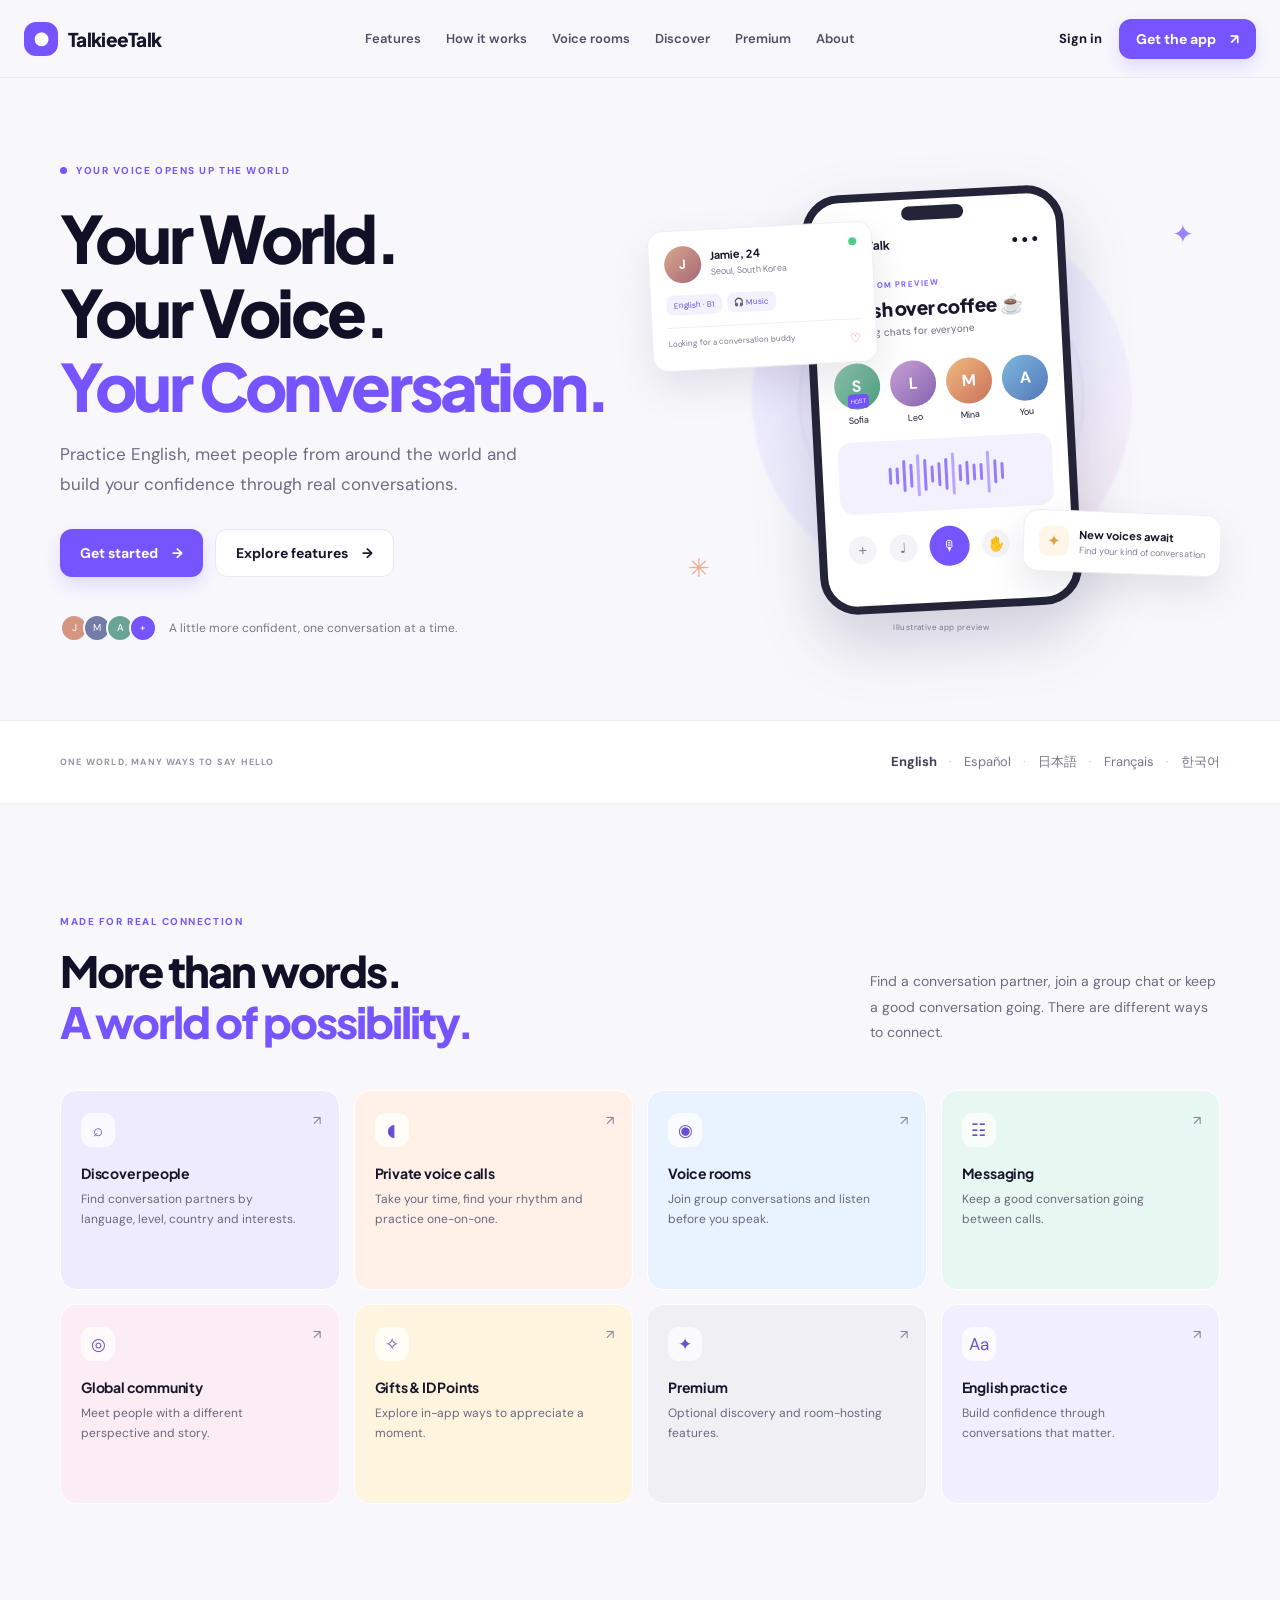
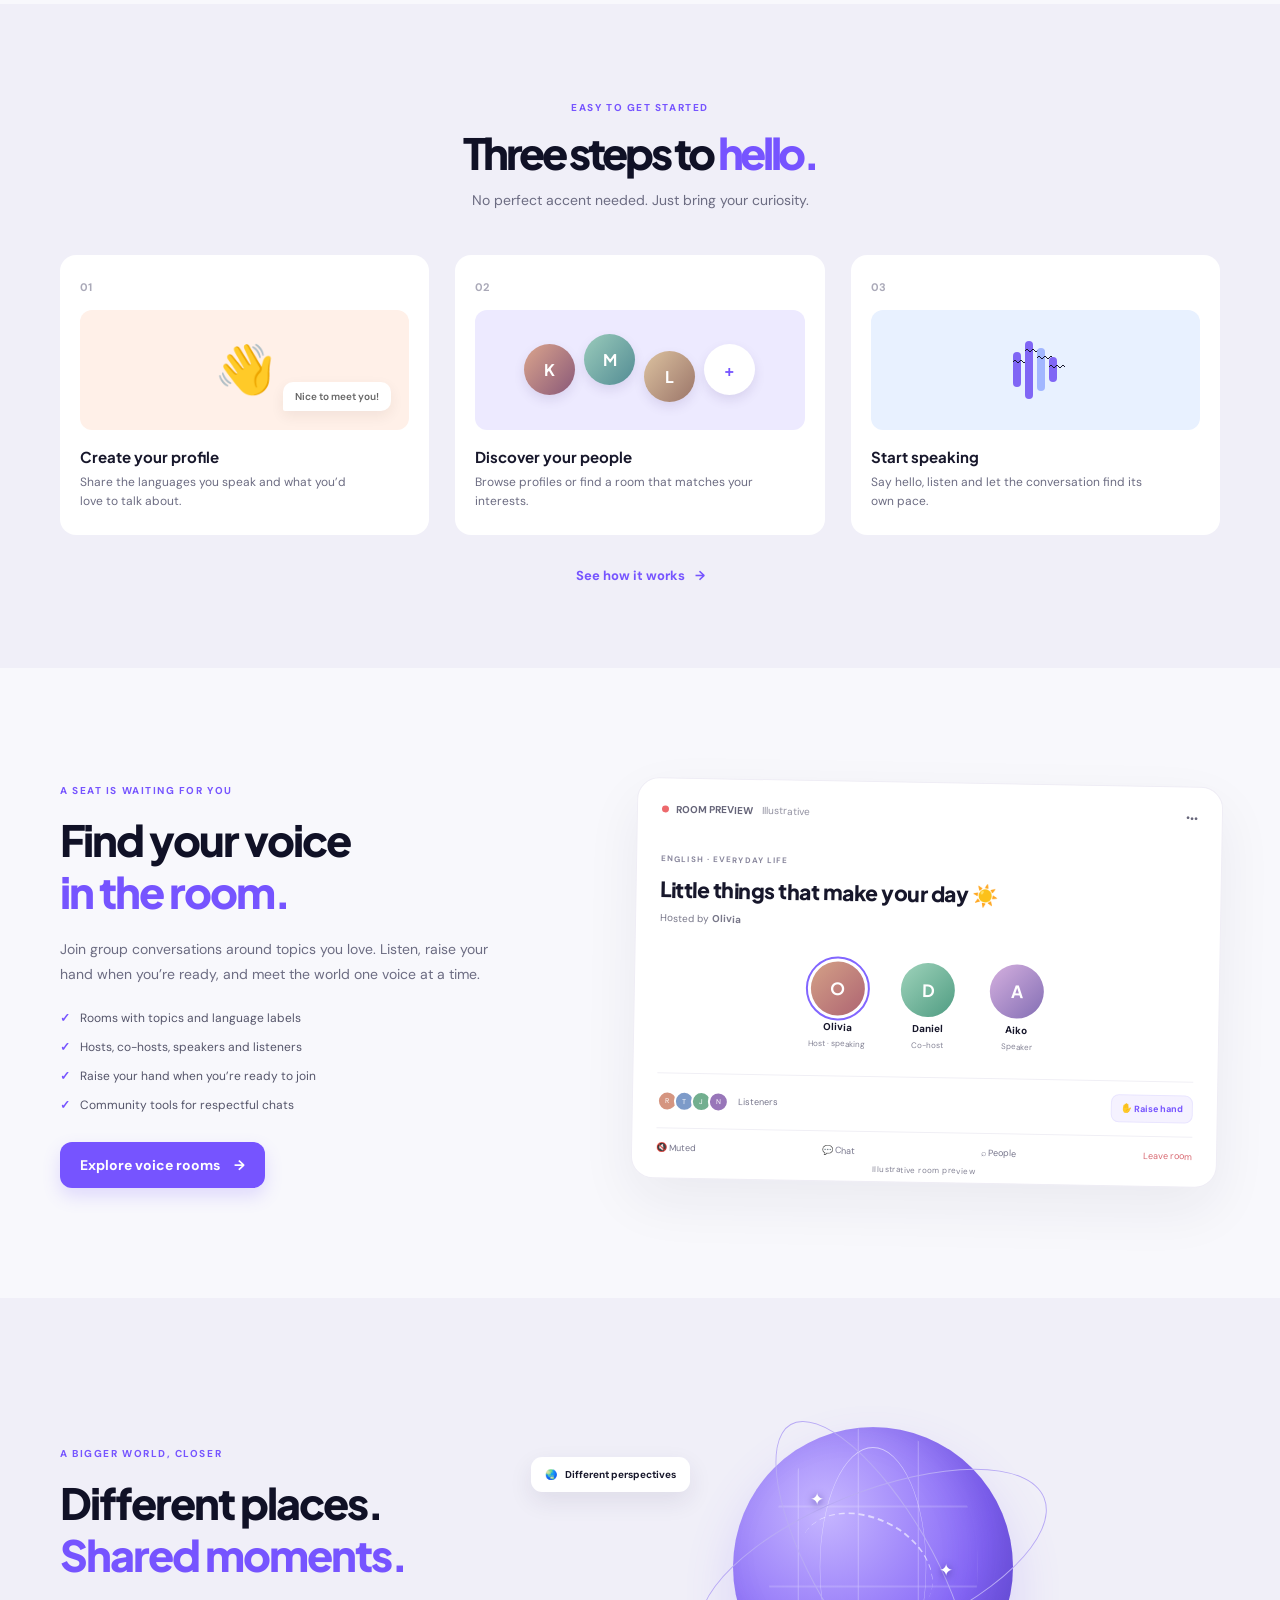
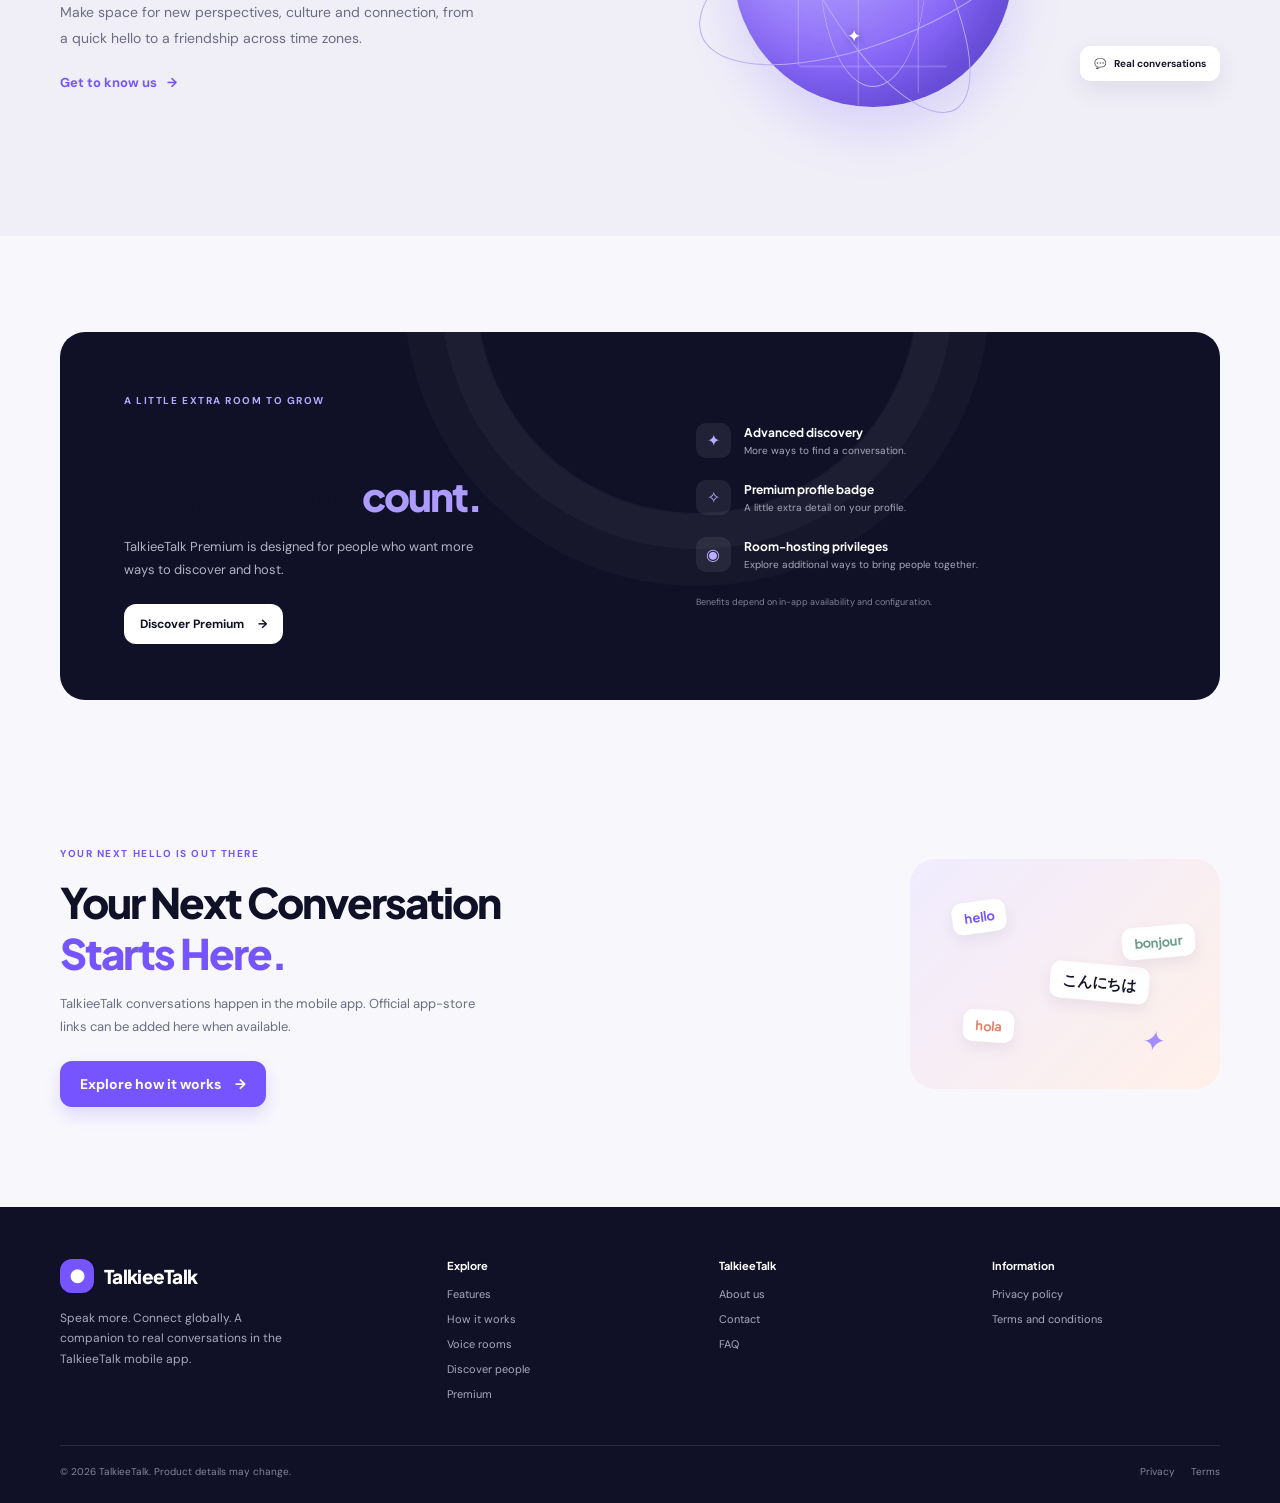
<file: index.html>
<!doctype html>
<html lang="en">
<head>
  <meta charset="utf-8">
  <meta name="viewport" content="width=device-width, initial-scale=1">
  <meta name="theme-color" content="#101126">
  <meta name="description" content="Practice English, meet people from around the world and build your confidence through real conversations with TalkieeTalk.">
  <meta property="og:title" content="TalkieeTalk — Speak More. Connect Globally.">
  <meta property="og:description" content="Your world. Your voice. Your conversation. Practice English and meet people through real conversations.">
  <meta property="og:type" content="website">
  <meta property="og:site_name" content="TalkieeTalk">
  <meta property="og:locale" content="en_US">
  <meta name="twitter:card" content="summary">
  <title>TalkieeTalk — Speak More. Connect Globally.</title>
  <link rel="icon" href="assets/favicon.svg" type="image/svg+xml">
  <link rel="preconnect" href="https://fonts.googleapis.com">
  <link rel="preconnect" href="https://fonts.gstatic.com" crossorigin>
  <link href="https://fonts.googleapis.com/css2?family=DM+Sans:wght@400;500;600;700&family=Plus+Jakarta+Sans:wght@400;500;600;700;800&display=swap" rel="stylesheet">
  <link rel="stylesheet" href="css/styles.css">
  <script type="application/ld+json">{"@context":"https://schema.org","@type":"WebSite","name":"TalkieeTalk","description":"Practice English, meet people from around the world and build confidence through real conversations.","inLanguage":"en"}</script>
<link rel="canonical" href="https://talkieetalk.in/"><meta property="og:url" content="https://talkieetalk.in/"><meta property="og:image" content="https://talkieetalk.in/assets/talkieetalk-social.svg"><meta property="og:image:alt" content="TalkieeTalk — Speak More. Connect Globally."></head>
<body>
  <div id="site-header"></div>
  <main>
    <section class="hero wrap">
      <div class="hero-copy">
        <span class="eyebrow"><i></i> YOUR VOICE OPENS UP THE WORLD</span>
        <h1>Your World.<br>Your Voice.<br><span>Your Conversation.</span></h1>
        <p class="lead">Practice English, meet people from around the world and build your confidence through real conversations.</p>
        <div class="hero-actions"><a class="button primary" href="how-it-works.html">Get started <span>→</span></a><a class="button secondary" href="features.html">Explore features <span>→</span></a></div>
        <div class="social-proof"><div class="avatar-stack" aria-hidden="true"><span>J</span><span>M</span><span>A</span><span>+</span></div><span>A little more confident, one conversation at a time.</span></div>
      </div>
      <div class="hero-art" aria-label="Illustrative app preview of profiles and a voice room">
        <div class="orb orb-one"></div><div class="orb orb-two"></div>
        <div class="float-card profile-card"><div class="profile-top"><div class="face face-one">J</div><div><b>Jamie, 24</b><small>Seoul, South Korea</small></div><span class="online"></span></div><div class="tag-row"><span>English · B1</span><span>🎧 Music</span></div><div class="profile-foot">Looking for a conversation buddy <span>♡</span></div></div>
        <div class="phone"><div class="phone-camera"></div><div class="phone-head"><b>TalkieeTalk</b><span>•••</span></div><div class="room-label">VOICE ROOM PREVIEW</div><h3>English over coffee ☕</h3><p>Easygoing chats for everyone</p><div class="room-people"><div class="person"><div class="face face-two">S</div><small>Sofia</small><i>HOST</i></div><div class="person"><div class="face face-three">L</div><small>Leo</small></div><div class="person"><div class="face face-four">M</div><small>Mina</small></div><div class="person"><div class="face face-five">A</div><small>You</small></div></div><div class="waveform" aria-hidden="true"><i></i><i></i><i></i><i></i><i></i><i></i><i></i><i></i><i></i><i></i><i></i><i></i><i></i><i></i><i></i><i></i><i></i></div><div class="call-controls" aria-hidden="true"><span>＋</span><span>♩</span><span class="mic">🎙</span><span>✋</span><span>•••</span></div></div>
        <div class="float-card match-card"><span class="match-icon">✦</span><div><b>New voices await</b><small>Find your kind of conversation</small></div></div><div class="art-spark spark-one">✦</div><div class="art-spark spark-two">✳</div><div class="illustration-label">Illustrative app preview</div>
      </div>
    </section>
    <section class="logo-strip"><div class="wrap strip-inner"><span>ONE WORLD, MANY WAYS TO SAY HELLO</span><div class="language-list"><b>English</b><i>·</i> Español <i>·</i> 日本語 <i>·</i> Français <i>·</i> 한국어</div></div></section>
    <section class="section wrap"><div class="section-heading"><div><span class="eyebrow">MADE FOR REAL CONNECTION</span><h2>More than words.<br><span>A world of possibility.</span></h2></div><p>Find a conversation partner, join a group chat or keep a good conversation going. There are different ways to connect.</p></div>
      <div class="feature-grid">
        <a class="feature-card lavender" href="discover.html"><span class="feature-icon">⌕</span><h3>Discover people</h3><p>Find conversation partners by language, level, country and interests.</p><span class="card-arrow">↗</span></a>
        <a class="feature-card peach" href="features.html#calls"><span class="feature-icon">◖</span><h3>Private voice calls</h3><p>Take your time, find your rhythm and practice one-on-one.</p><span class="card-arrow">↗</span></a>
        <a class="feature-card blue" href="voice-rooms.html"><span class="feature-icon">◉</span><h3>Voice rooms</h3><p>Join group conversations and listen before you speak.</p><span class="card-arrow">↗</span></a>
        <a class="feature-card mint" href="features.html#messaging"><span class="feature-icon">☷</span><h3>Messaging</h3><p>Keep a good conversation going between calls.</p><span class="card-arrow">↗</span></a>
        <a class="feature-card pink" href="features.html#community"><span class="feature-icon">◎</span><h3>Global community</h3><p>Meet people with a different perspective and story.</p><span class="card-arrow">↗</span></a>
        <a class="feature-card butter" href="features.html#gifts"><span class="feature-icon">✧</span><h3>Gifts &amp; ID Points</h3><p>Explore in-app ways to appreciate a moment.</p><span class="card-arrow">↗</span></a>
        <a class="feature-card gray" href="premium.html"><span class="feature-icon">✦</span><h3>Premium</h3><p>Optional discovery and room-hosting features.</p><span class="card-arrow">↗</span></a>
        <a class="feature-card soft-purple" href="how-it-works.html"><span class="feature-icon">Aa</span><h3>English practice</h3><p>Build confidence through conversations that matter.</p><span class="card-arrow">↗</span></a>
      </div>
    </section>
    <section class="steps-section"><div class="wrap"><div class="center-heading"><span class="eyebrow">EASY TO GET STARTED</span><h2>Three steps to <span>hello.</span></h2><p>No perfect accent needed. Just bring your curiosity.</p></div>
      <div class="steps-grid"><article class="step"><span class="step-number">01</span><div class="step-visual step-profile">👋<span class="step-bubble">Nice to meet you!</span></div><h3>Create your profile</h3><p>Share the languages you speak and what you’d love to talk about.</p></article><article class="step"><span class="step-number">02</span><div class="step-visual step-discover"><span class="mini-face">K</span><span class="mini-face">M</span><span class="mini-face">L</span><span class="mini-face">+</span></div><h3>Discover your people</h3><p>Browse profiles or find a room that matches your interests.</p></article><article class="step"><span class="step-number">03</span><div class="step-visual step-speak"><span class="speak-wave">〰</span><span class="speak-wave">〰</span><span class="speak-wave">〰</span><span class="speak-wave">〰</span></div><h3>Start speaking</h3><p>Say hello, listen and let the conversation find its own pace.</p></article></div><div class="center-link"><a class="text-link" href="how-it-works.html">See how it works <span>→</span></a></div>
    </div></section>
    <section class="room-section wrap"><div class="room-copy"><span class="eyebrow">A SEAT IS WAITING FOR YOU</span><h2>Find your voice<br><span>in the room.</span></h2><p>Join group conversations around topics you love. Listen, raise your hand when you’re ready, and meet the world one voice at a time.</p><ul class="check-list"><li>Rooms with topics and language labels</li><li>Hosts, co-hosts, speakers and listeners</li><li>Raise your hand when you’re ready to join</li><li>Community tools for respectful chats</li></ul><a class="button primary" href="voice-rooms.html">Explore voice rooms <span>→</span></a></div>
      <div class="room-preview"><div class="room-preview-head"><div><span class="live-dot"></span> ROOM PREVIEW <span class="room-count">Illustrative</span></div><span aria-hidden="true">•••</span></div><div class="room-title"><small>ENGLISH · EVERYDAY LIFE</small><h3>Little things that make your day ☀️</h3><p>Hosted by <b>Olivia</b></p></div><div class="stage"><div class="host-person"><div class="stage-face f1">O<span class="speaking-ring"></span></div><b>Olivia</b><small>Host · speaking</small></div><div class="stage-person"><div class="stage-face f2">D</div><b>Daniel</b><small>Co-host</small></div><div class="stage-person"><div class="stage-face f3">A</div><b>Aiko</b><small>Speaker</small></div></div><div class="listener-row"><div class="listener-faces"><i>R</i><i>T</i><i>J</i><i>N</i></div><span>Listeners</span><span class="raise-hand">✋ Raise hand</span></div><div class="room-bottom"><span>🔇 Muted</span><span>💬 Chat</span><span>⌕ People</span><span class="leave-room">Leave room</span></div><small class="room-disclaimer">Illustrative room preview</small></div>
    </section>
    <section class="global-section"><div class="wrap global-inner"><div class="global-copy"><span class="eyebrow">A BIGGER WORLD, CLOSER</span><h2>Different places.<br><span>Shared moments.</span></h2><p>Make space for new perspectives, culture and connection, from a quick hello to a friendship across time zones.</p><a class="text-link" href="about.html">Get to know us <span>→</span></a></div><div class="globe-art" aria-label="Decorative globe illustration"><div class="globe"><div class="globe-grid"></div><span class="pin pin-a">✦</span><span class="pin pin-b">✦</span><span class="pin pin-c">✦</span><span class="globe-route"></span></div><div class="orbit orbit-a"></div><div class="orbit orbit-b"></div><div class="globe-tag tag-a"><span>🌏</span> Different perspectives</div><div class="globe-tag tag-b"><span>💬</span> Real conversations</div></div></div></section>
    <section class="premium-section wrap"><div class="premium-panel"><div class="premium-copy"><span class="eyebrow">A LITTLE EXTRA ROOM TO GROW</span><h2>Make your next<br>conversation <span>count.</span></h2><p>TalkieeTalk Premium is designed for people who want more ways to discover and host.</p><a class="button light-button" href="premium.html">Discover Premium <span>→</span></a></div><div class="premium-benefits"><div><span>✦</span><section><b>Advanced discovery</b><small>More ways to find a conversation.</small></section></div><div><span>✧</span><section><b>Premium profile badge</b><small>A little extra detail on your profile.</small></section></div><div><span>◉</span><section><b>Room-hosting privileges</b><small>Explore additional ways to bring people together.</small></section></div><small class="config-note">Benefits depend on in-app availability and configuration.</small></div></div></section>
    <section class="final-cta wrap" id="download"><div><span class="eyebrow">YOUR NEXT HELLO IS OUT THERE</span><h2>Your Next Conversation<br><span>Starts Here.</span></h2><p>TalkieeTalk conversations happen in the mobile app. Official app-store links can be added here when available.</p><a class="button primary" href="how-it-works.html">Explore how it works <span>→</span></a></div><div class="cta-decoration" aria-hidden="true"><span>hello</span><i>✦</i><b>こんにちは</b><em>hola</em><strong>bonjour</strong></div></section>
  </main>
  <div id="site-footer"></div>
  <script src="js/site.js"></script>
</body>
</html>
</file>
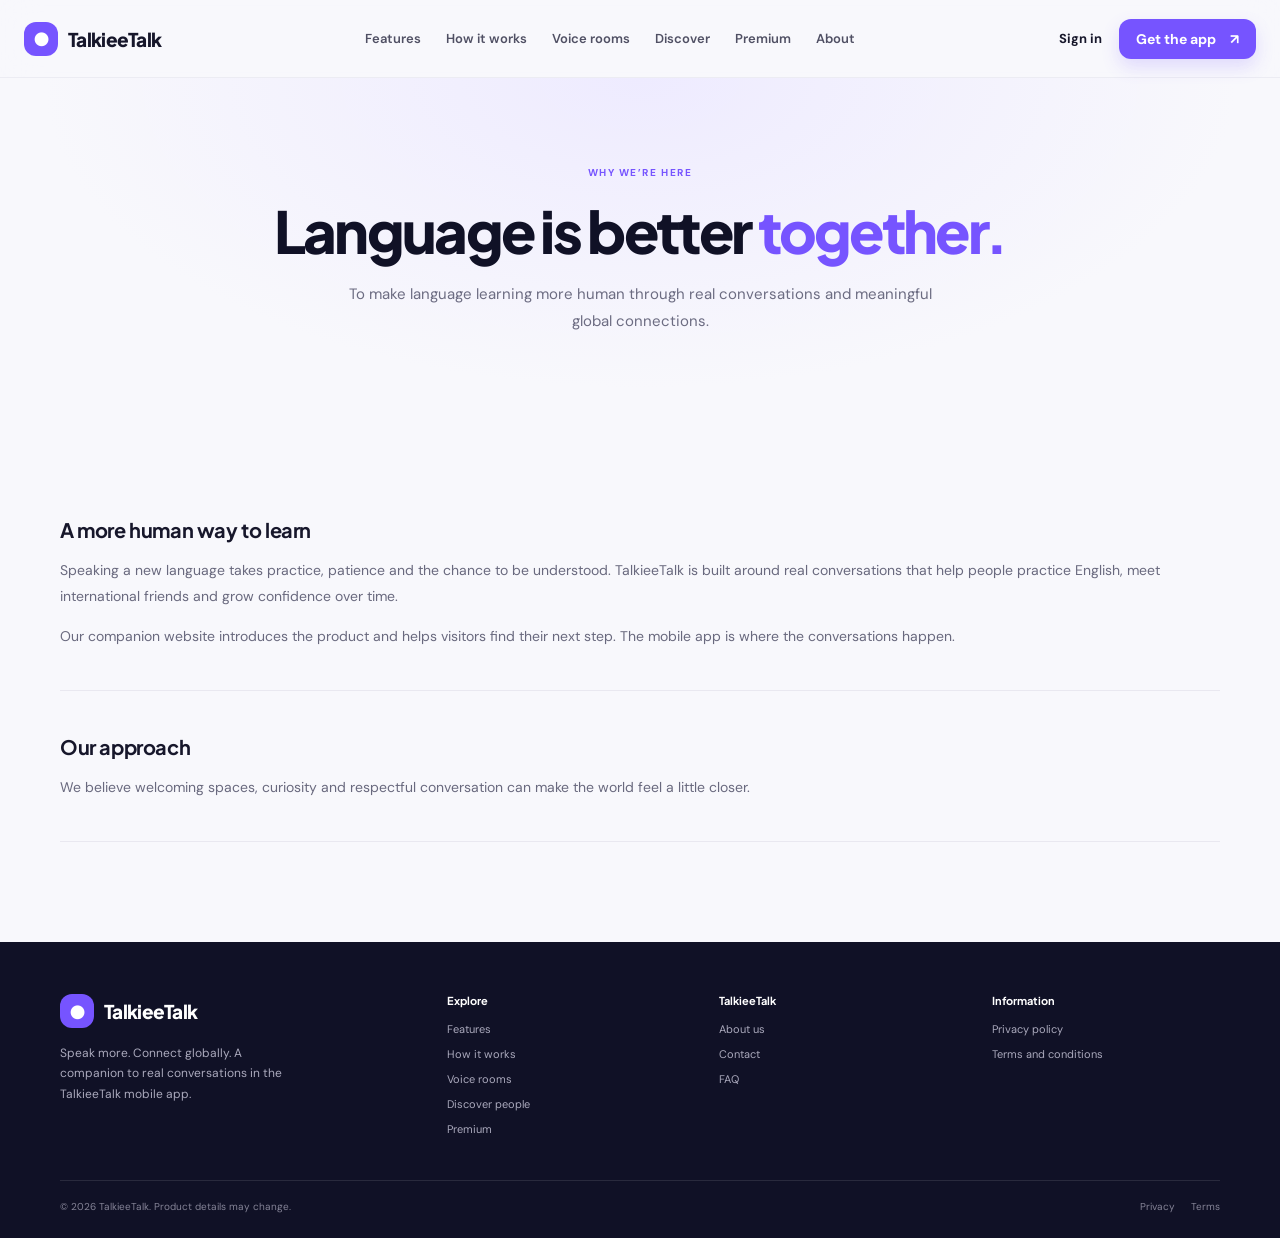
<file: about.html>
<!doctype html><html lang="en"><head><meta charset="utf-8"><meta name="viewport" content="width=device-width, initial-scale=1"><meta name="description" content="TalkieeTalk makes language learning more human through real conversations and meaningful global connections."><meta property="og:title" content="About Us — TalkieeTalk"><meta property="og:description" content="TalkieeTalk makes language learning more human through real conversations and meaningful global connections."><meta property="og:type" content="website"><meta property="og:site_name" content="TalkieeTalk"><meta property="og:locale" content="en_US"><meta name="twitter:card" content="summary"><title>About Us — TalkieeTalk</title><link rel="icon" href="assets/favicon.svg"><link rel="preconnect" href="https://fonts.googleapis.com"><link rel="preconnect" href="https://fonts.gstatic.com" crossorigin><link href="https://fonts.googleapis.com/css2?family=DM+Sans:wght@400;500;600;700&family=Plus+Jakarta+Sans:wght@400;500;600;700;800&display=swap" rel="stylesheet"><link rel="stylesheet" href="css/styles.css"><link rel="canonical" href="https://talkieetalk.in/about.html"><meta property="og:url" content="https://talkieetalk.in/about.html"><meta property="og:image" content="https://talkieetalk.in/assets/talkieetalk-social.svg"><meta property="og:image:alt" content="TalkieeTalk — Speak More. Connect Globally."></head><body data-page="about" data-title="About Us"><div id="site-header"></div><main><section class="page-hero" id="page-hero"></section><section class="page-body wrap" id="page-body"></section></main><div id="site-footer"></div><script src="js/site.js"></script><script src="js/page-content.js"></script></body></html>
</file>
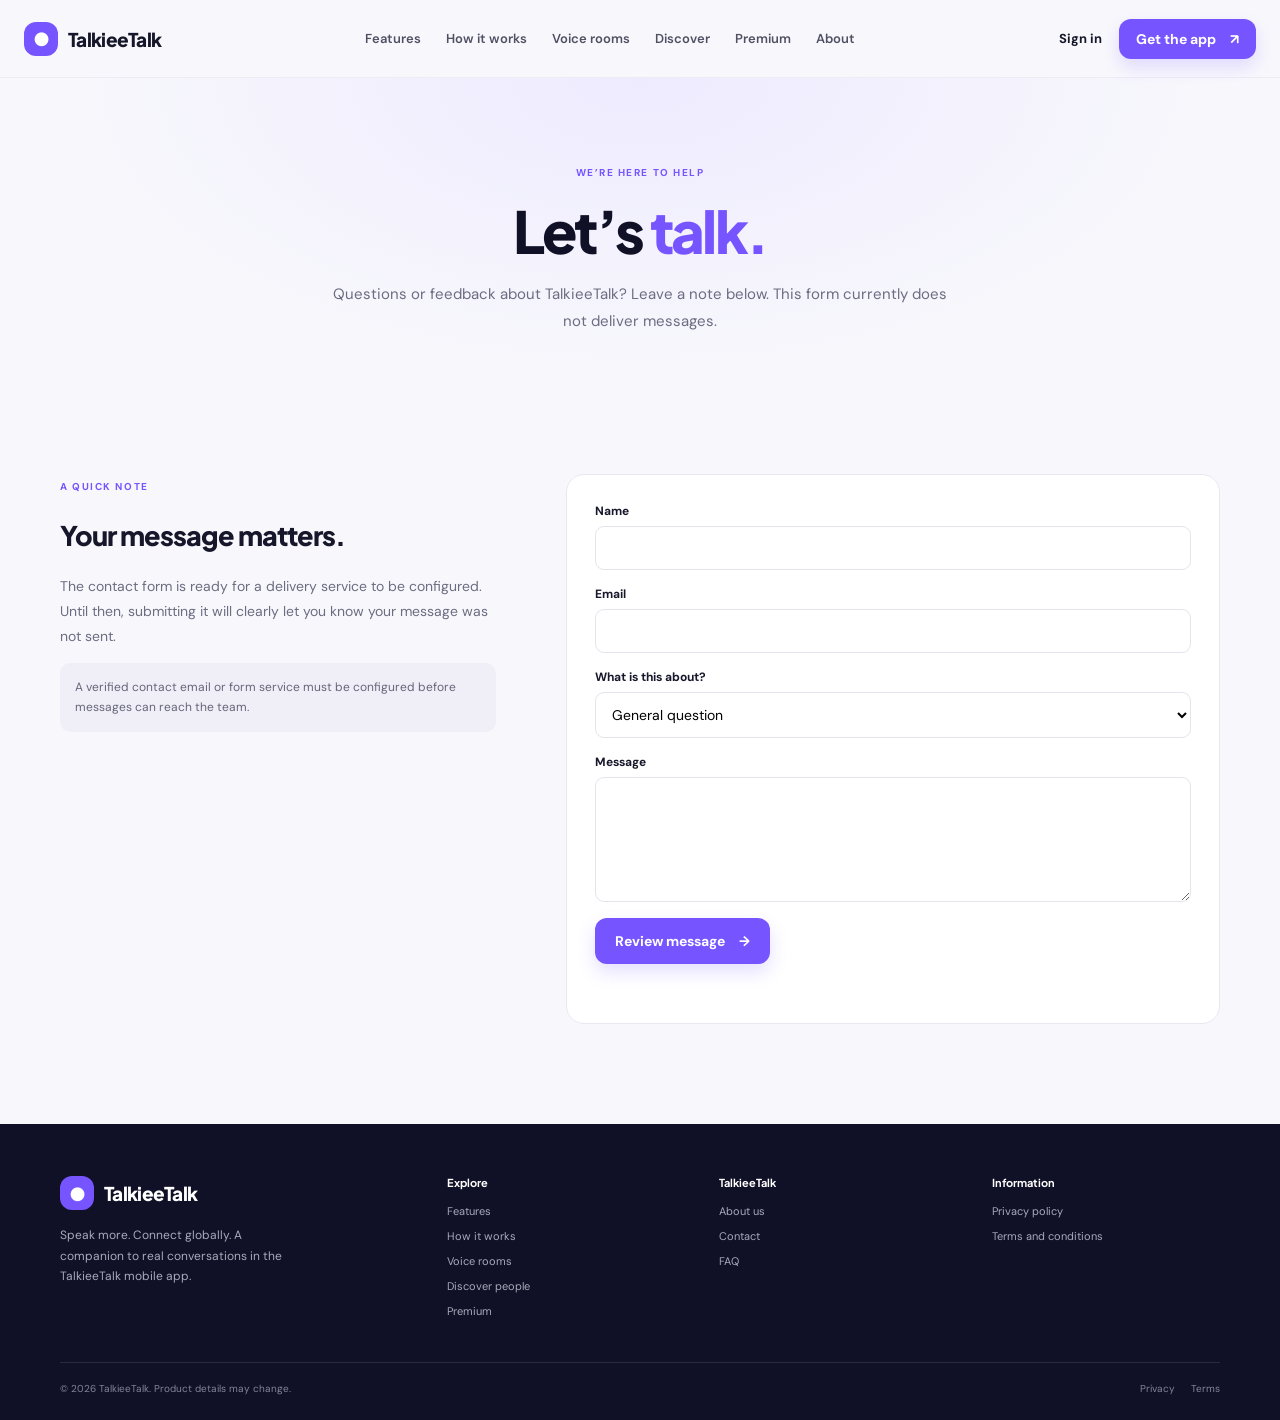
<file: contact.html>
<!doctype html><html lang="en"><head><meta charset="utf-8"><meta name="viewport" content="width=device-width, initial-scale=1"><meta name="description" content="Get in touch with the TalkieeTalk team. Contact submission is not yet configured on this website."><meta property="og:title" content="Contact — TalkieeTalk"><meta property="og:description" content="Get in touch with the TalkieeTalk team. Contact submission is not yet configured on this website."><meta property="og:type" content="website"><meta property="og:site_name" content="TalkieeTalk"><meta property="og:locale" content="en_US"><meta name="twitter:card" content="summary"><title>Contact — TalkieeTalk</title><link rel="icon" href="assets/favicon.svg"><link rel="preconnect" href="https://fonts.googleapis.com"><link rel="preconnect" href="https://fonts.gstatic.com" crossorigin><link href="https://fonts.googleapis.com/css2?family=DM+Sans:wght@400;500;600;700&family=Plus+Jakarta+Sans:wght@400;500;600;700;800&display=swap" rel="stylesheet"><link rel="stylesheet" href="css/styles.css"><link rel="canonical" href="https://talkieetalk.in/contact.html"><meta property="og:url" content="https://talkieetalk.in/contact.html"><meta property="og:image" content="https://talkieetalk.in/assets/talkieetalk-social.svg"><meta property="og:image:alt" content="TalkieeTalk — Speak More. Connect Globally."></head><body><div id="site-header"></div><main><section class="page-hero"><span class="eyebrow">WE’RE HERE TO HELP</span><h1>Let’s <span>talk.</span></h1><p>Questions or feedback about TalkieeTalk? Leave a note below. This form currently does not deliver messages.</p></section><section class="page-body wrap"><div class="contact-layout"><div><span class="eyebrow">A QUICK NOTE</span><h2 style="font:800 27px var(--font);letter-spacing:-1px">Your message matters.</h2><p style="font-size:14px;color:var(--muted);line-height:1.8">The contact form is ready for a delivery service to be configured. Until then, submitting it will clearly let you know your message was not sent.</p><div class="empty-hint">A verified contact email or form service must be configured before messages can reach the team.</div></div><form id="contact-form" class="contact-form"><div class="field"><label for="name">Name</label><input id="name" name="name" autocomplete="name" required maxlength="100"></div><div class="field"><label for="email">Email</label><input id="email" name="email" type="email" autocomplete="email" required maxlength="200"></div><div class="field"><label for="topic">What is this about?</label><select id="topic" name="topic"><option>General question</option><option>Feedback</option><option>Technical issue</option><option>Privacy request</option></select></div><div class="field"><label for="message">Message</label><textarea id="message" name="message" required maxlength="2000"></textarea></div><button class="button primary" type="submit">Review message <span>→</span></button><div class="form-status" role="status" aria-live="polite"></div></form></div></section></main><div id="site-footer"></div><script src="js/site.js"></script></body></html>
</file>
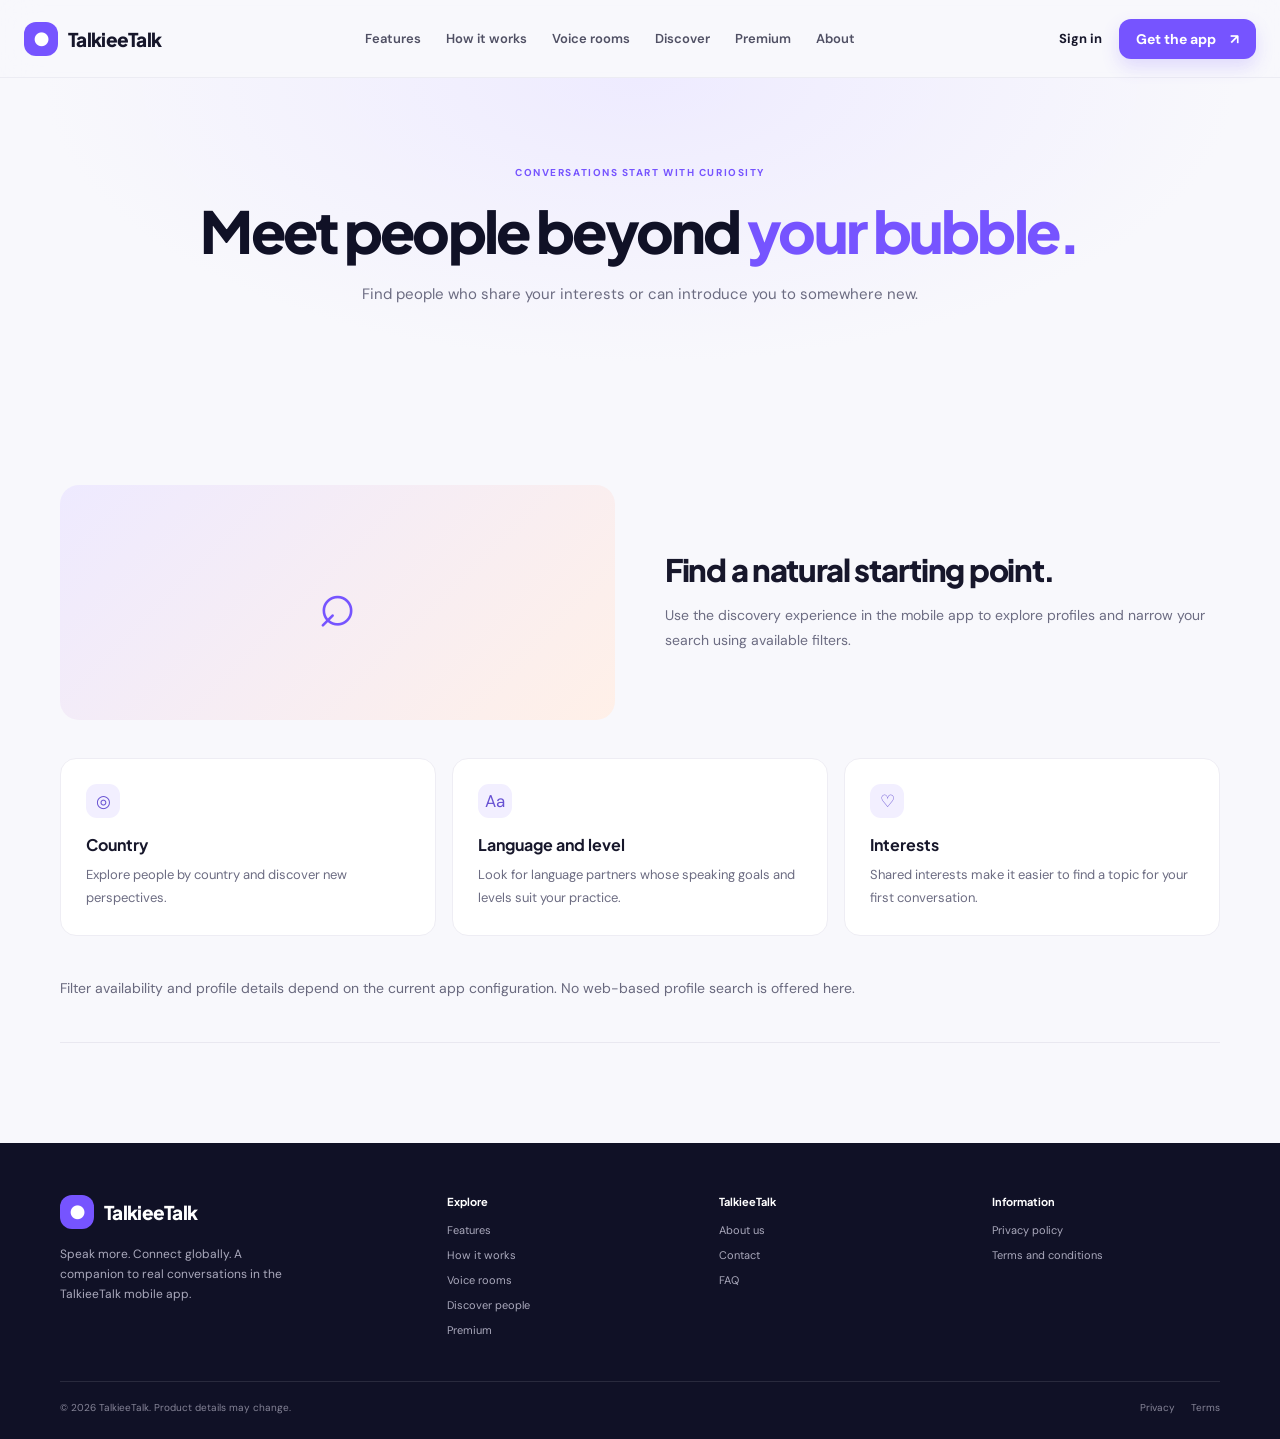
<file: discover.html>
<!doctype html><html lang="en"><head><meta charset="utf-8"><meta name="viewport" content="width=device-width, initial-scale=1"><meta name="description" content="Discover conversation partners by country, language, English level and interests in TalkieeTalk."><meta property="og:title" content="Discover People — TalkieeTalk"><meta property="og:description" content="Discover conversation partners by country, language, English level and interests in TalkieeTalk."><meta property="og:type" content="website"><meta property="og:site_name" content="TalkieeTalk"><meta property="og:locale" content="en_US"><meta name="twitter:card" content="summary"><title>Discover People — TalkieeTalk</title><link rel="icon" href="assets/favicon.svg" type="image/svg+xml"><link rel="preconnect" href="https://fonts.googleapis.com"><link rel="preconnect" href="https://fonts.gstatic.com" crossorigin><link href="https://fonts.googleapis.com/css2?family=DM+Sans:wght@400;500;600;700&family=Plus+Jakarta+Sans:wght@400;500;600;700;800&display=swap" rel="stylesheet"><link rel="stylesheet" href="css/styles.css"><link rel="canonical" href="https://talkieetalk.in/discover.html"><meta property="og:url" content="https://talkieetalk.in/discover.html"><meta property="og:image" content="https://talkieetalk.in/assets/talkieetalk-social.svg"><meta property="og:image:alt" content="TalkieeTalk — Speak More. Connect Globally."></head><body data-page="discover" data-title="Discover People"><div id="site-header"></div><main><section class="page-hero" id="page-hero"></section><section class="page-body wrap" id="page-body"></section></main><div id="site-footer"></div><script src="js/site.js"></script><script src="js/page-content.js"></script></body></html>
</file>
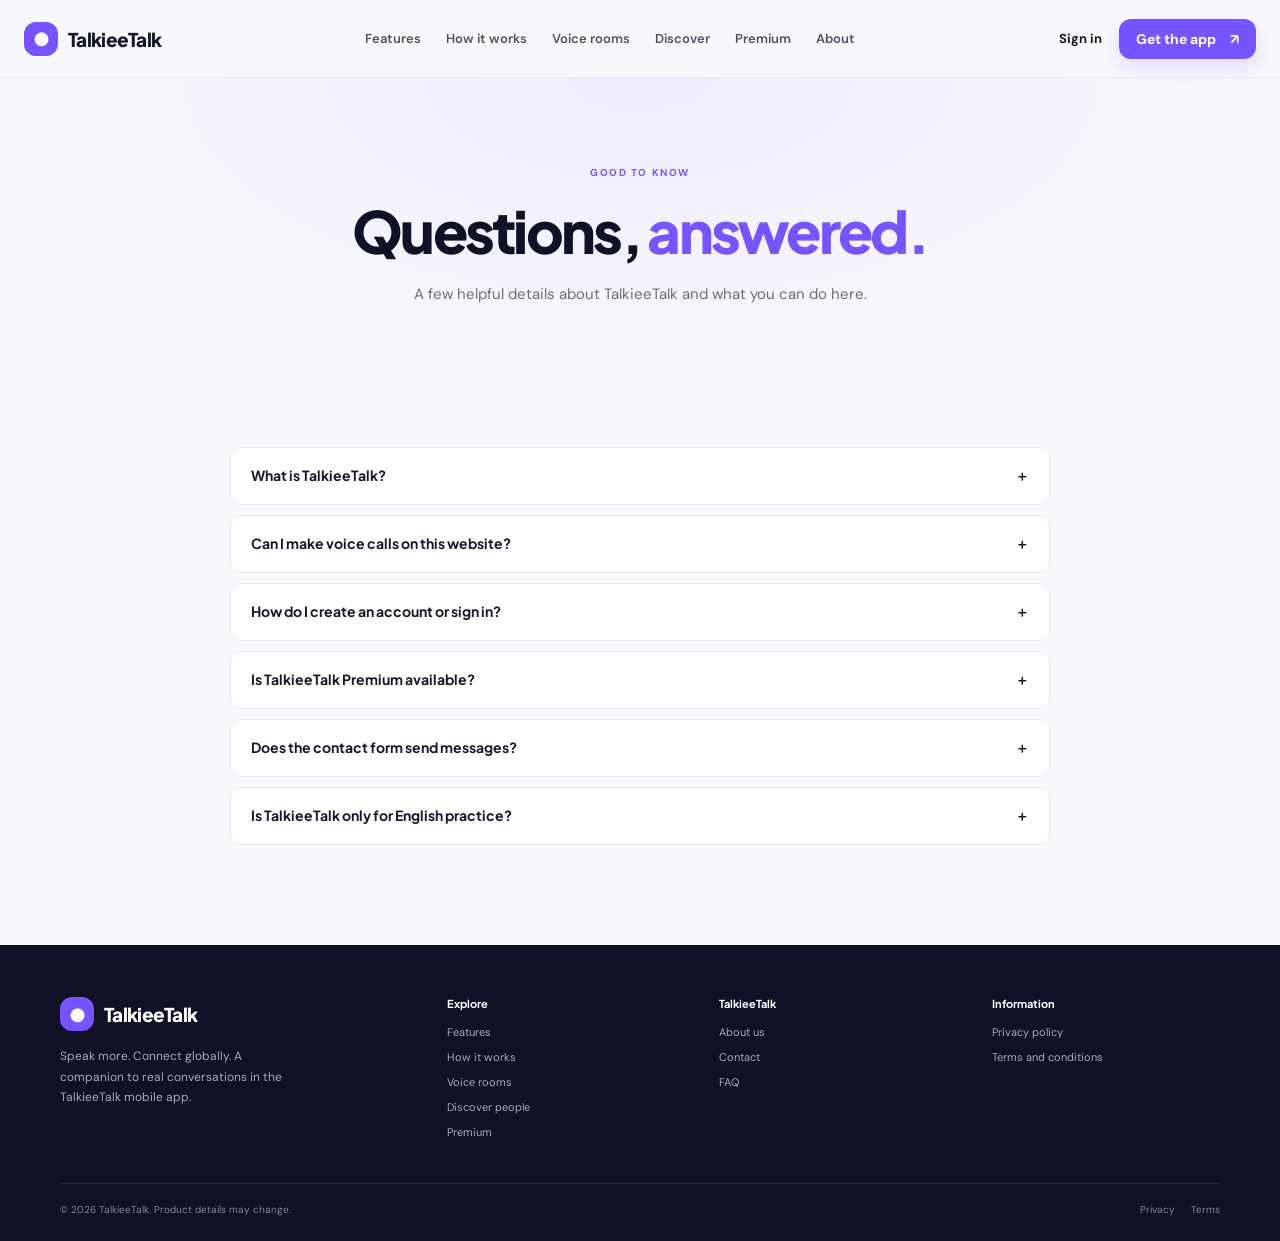
<file: faq.html>
<!doctype html><html lang="en"><head><meta charset="utf-8"><meta name="viewport" content="width=device-width, initial-scale=1"><meta name="description" content="Find answers about TalkieeTalk mobile app features, voice rooms, Premium and this website."><meta property="og:title" content="FAQ — TalkieeTalk"><meta property="og:description" content="Find answers about TalkieeTalk mobile app features, voice rooms, Premium and this website."><meta property="og:type" content="website"><meta property="og:site_name" content="TalkieeTalk"><meta property="og:locale" content="en_US"><meta name="twitter:card" content="summary"><title>FAQ — TalkieeTalk</title><link rel="icon" href="assets/favicon.svg"><link rel="preconnect" href="https://fonts.googleapis.com"><link rel="preconnect" href="https://fonts.gstatic.com" crossorigin><link href="https://fonts.googleapis.com/css2?family=DM+Sans:wght@400;500;600;700&family=Plus+Jakarta+Sans:wght@400;500;600;700;800&display=swap" rel="stylesheet"><link rel="stylesheet" href="css/styles.css"><link rel="canonical" href="https://talkieetalk.in/faq.html"><meta property="og:url" content="https://talkieetalk.in/faq.html"><meta property="og:image" content="https://talkieetalk.in/assets/talkieetalk-social.svg"><meta property="og:image:alt" content="TalkieeTalk — Speak More. Connect Globally."></head><body data-page="faq" data-title="FAQ"><div id="site-header"></div><main><section class="page-hero" id="page-hero"></section><section class="page-body wrap content-narrow" id="page-body"></section></main><div id="site-footer"></div><script src="js/site.js"></script><script src="js/page-content.js"></script></body></html>
</file>
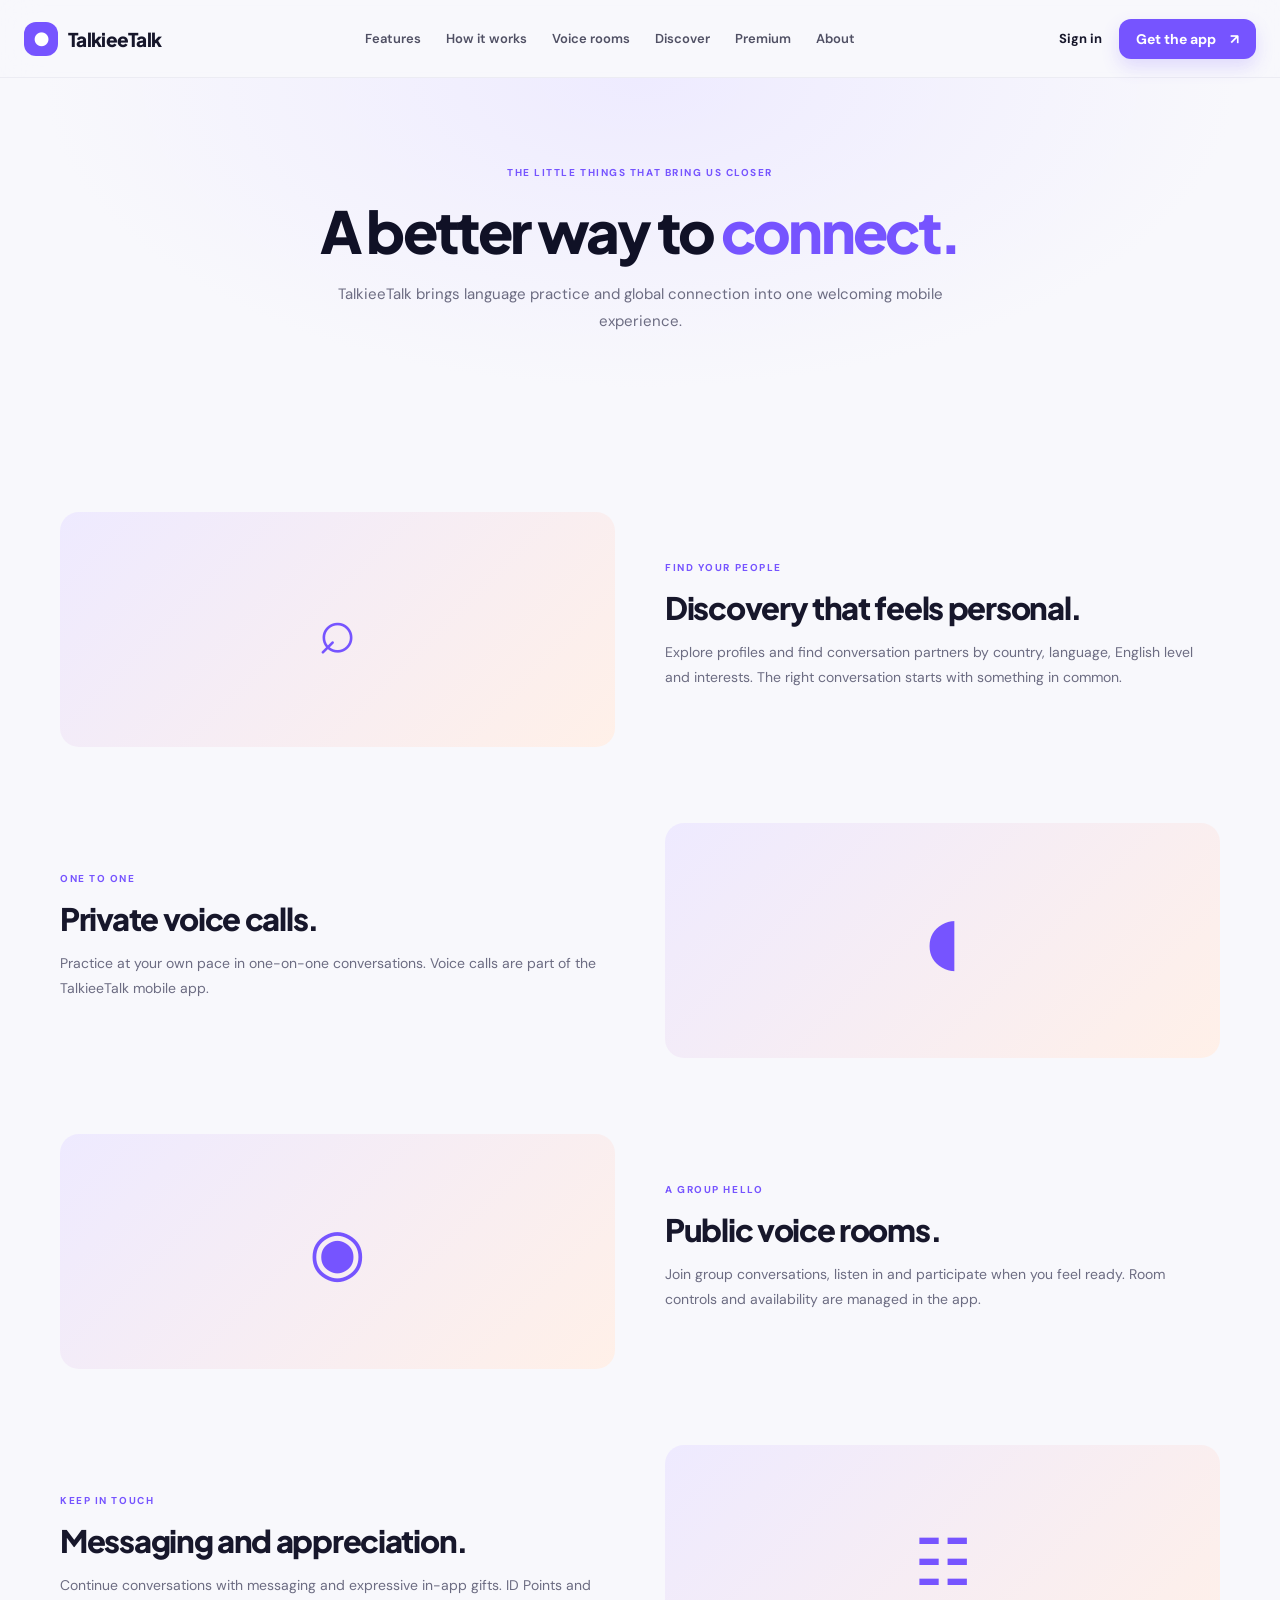
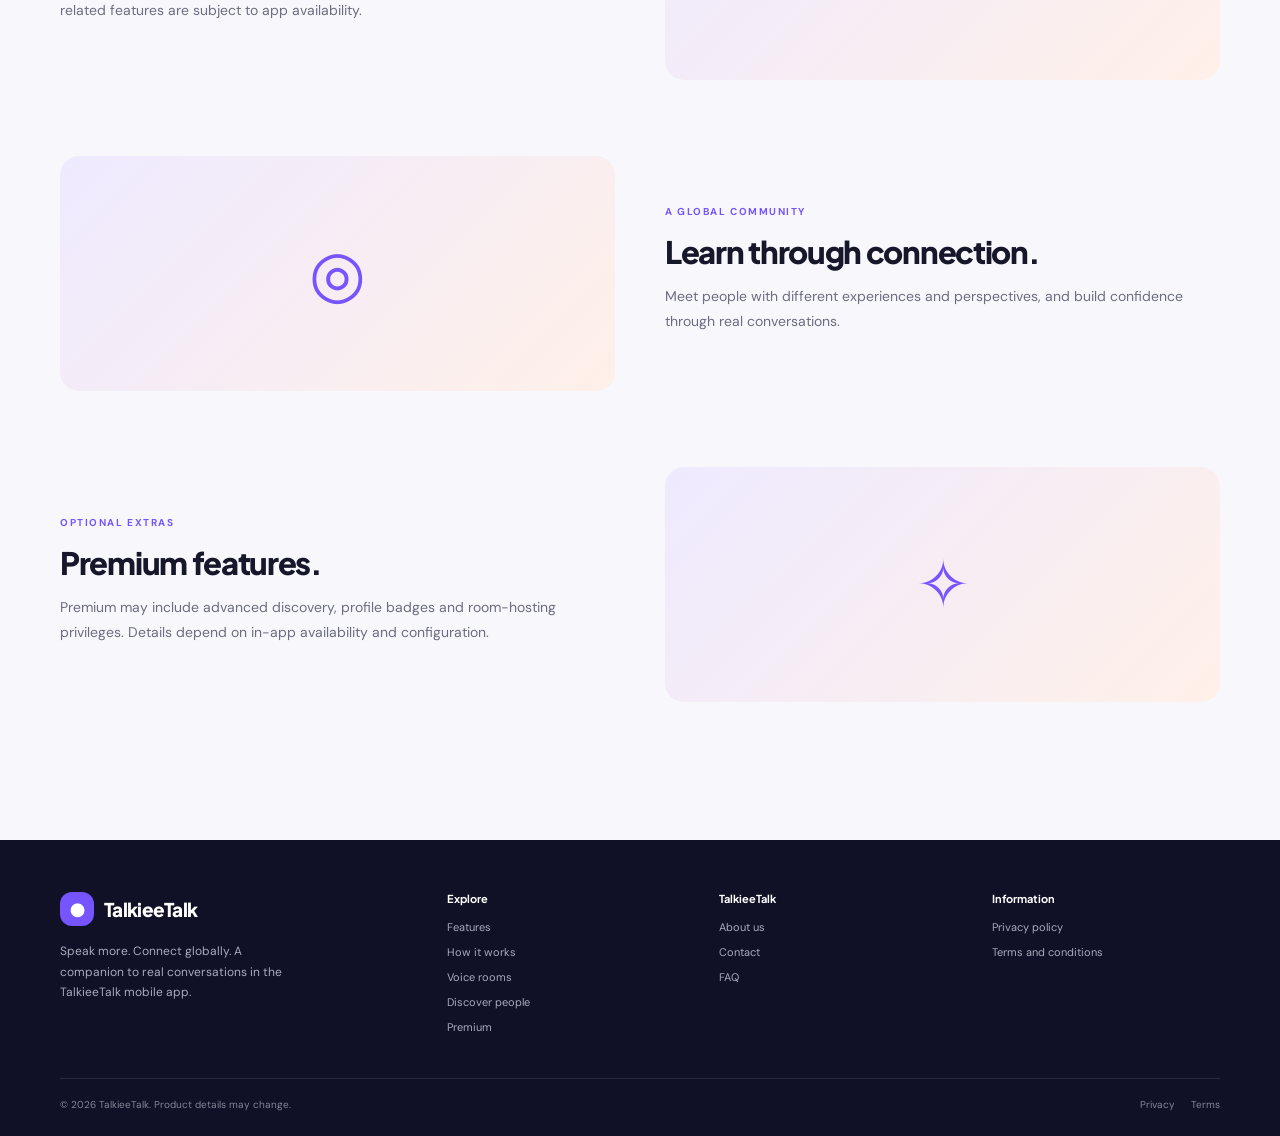
<file: features.html>
<!doctype html><html lang="en"><head><meta charset="utf-8"><meta name="viewport" content="width=device-width, initial-scale=1"><meta name="description" content="Explore TalkieeTalk features for discovery, voice rooms, calls, messaging and English practice."><meta property="og:title" content="Features — TalkieeTalk"><meta property="og:description" content="Explore TalkieeTalk features for discovery, voice rooms, calls, messaging and English practice."><meta property="og:type" content="website"><meta property="og:site_name" content="TalkieeTalk"><meta property="og:locale" content="en_US"><meta name="twitter:card" content="summary"><title>Features — TalkieeTalk</title><link rel="icon" href="assets/favicon.svg" type="image/svg+xml"><link rel="preconnect" href="https://fonts.googleapis.com"><link rel="preconnect" href="https://fonts.gstatic.com" crossorigin><link href="https://fonts.googleapis.com/css2?family=DM+Sans:wght@400;500;600;700&family=Plus+Jakarta+Sans:wght@400;500;600;700;800&display=swap" rel="stylesheet"><link rel="stylesheet" href="css/styles.css"><link rel="canonical" href="https://talkieetalk.in/features.html"><meta property="og:url" content="https://talkieetalk.in/features.html"><meta property="og:image" content="https://talkieetalk.in/assets/talkieetalk-social.svg"><meta property="og:image:alt" content="TalkieeTalk — Speak More. Connect Globally."></head><body data-page="features" data-title="Features"><div id="site-header"></div><main><section class="page-hero" id="page-hero"></section><section class="page-body wrap" id="page-body"></section></main><div id="site-footer"></div><script src="js/site.js"></script><script src="js/page-content.js"></script></body></html>
</file>
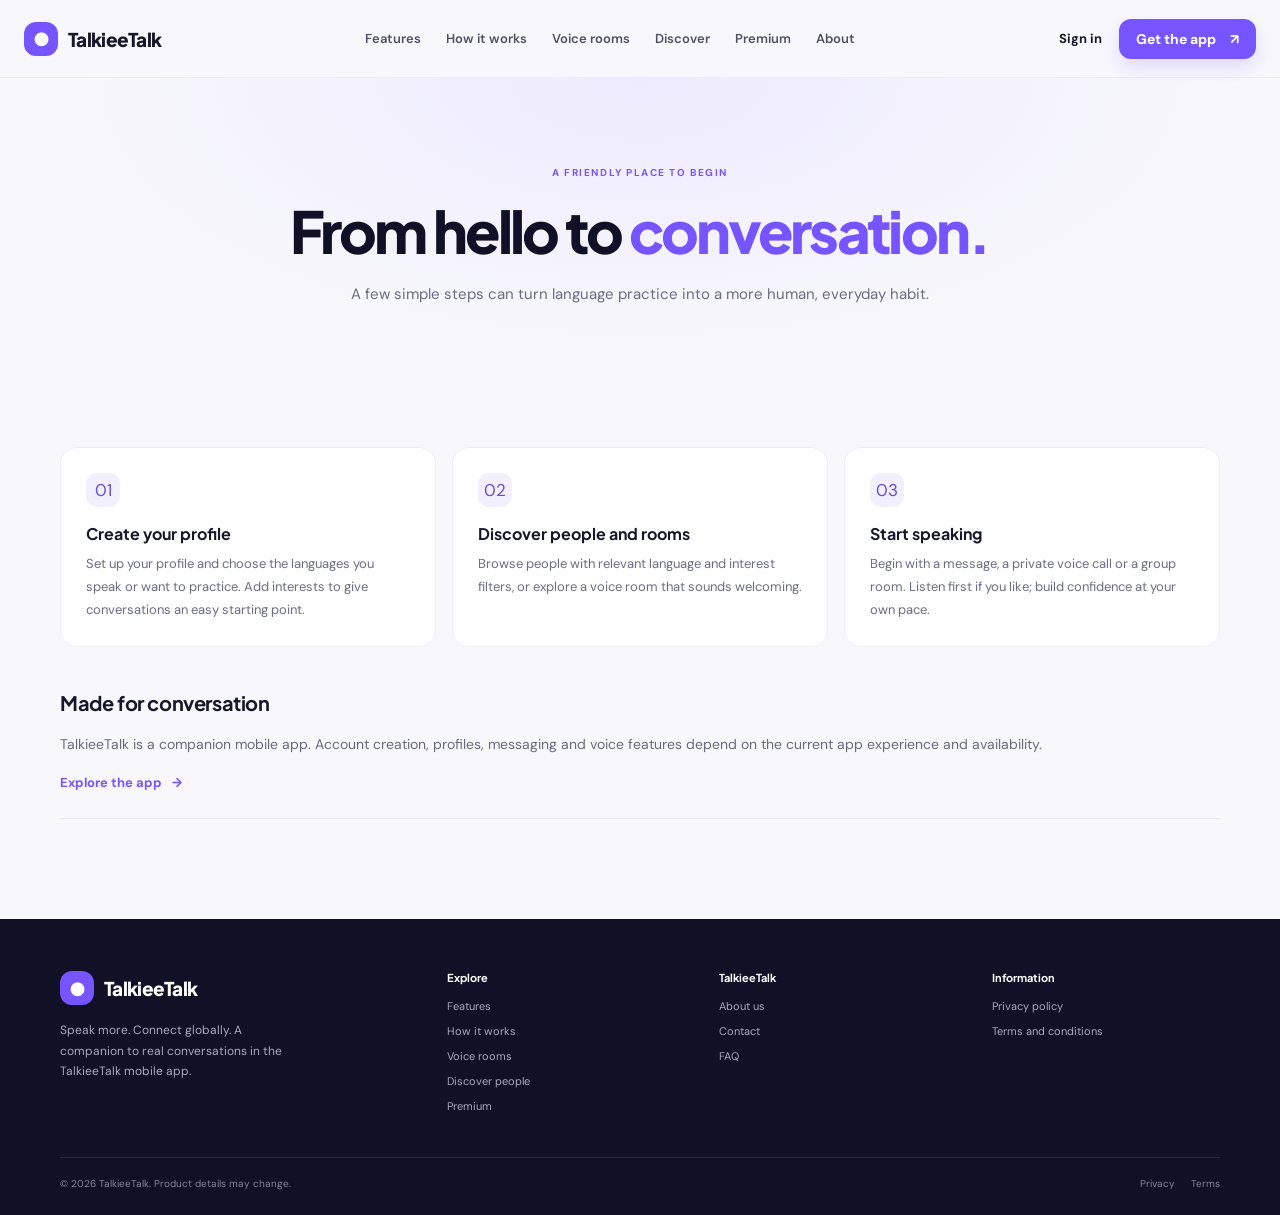
<file: how-it-works.html>
<!doctype html><html lang="en"><head><meta charset="utf-8"><meta name="viewport" content="width=device-width, initial-scale=1"><meta name="description" content="Learn how TalkieeTalk helps you create a profile, discover people and start speaking."><meta property="og:title" content="How It Works — TalkieeTalk"><meta property="og:description" content="Learn how TalkieeTalk helps you create a profile, discover people and start speaking."><meta property="og:type" content="website"><meta property="og:site_name" content="TalkieeTalk"><meta property="og:locale" content="en_US"><meta name="twitter:card" content="summary"><title>How It Works — TalkieeTalk</title><link rel="icon" href="assets/favicon.svg" type="image/svg+xml"><link rel="preconnect" href="https://fonts.googleapis.com"><link rel="preconnect" href="https://fonts.gstatic.com" crossorigin><link href="https://fonts.googleapis.com/css2?family=DM+Sans:wght@400;500;600;700&family=Plus+Jakarta+Sans:wght@400;500;600;700;800&display=swap" rel="stylesheet"><link rel="stylesheet" href="css/styles.css"><link rel="canonical" href="https://talkieetalk.in/how-it-works.html"><meta property="og:url" content="https://talkieetalk.in/how-it-works.html"><meta property="og:image" content="https://talkieetalk.in/assets/talkieetalk-social.svg"><meta property="og:image:alt" content="TalkieeTalk — Speak More. Connect Globally."></head><body data-page="how-it-works" data-title="How It Works"><div id="site-header"></div><main><section class="page-hero" id="page-hero"></section><section class="page-body wrap" id="page-body"></section></main><div id="site-footer"></div><script src="js/site.js"></script><script src="js/page-content.js"></script></body></html>
</file>
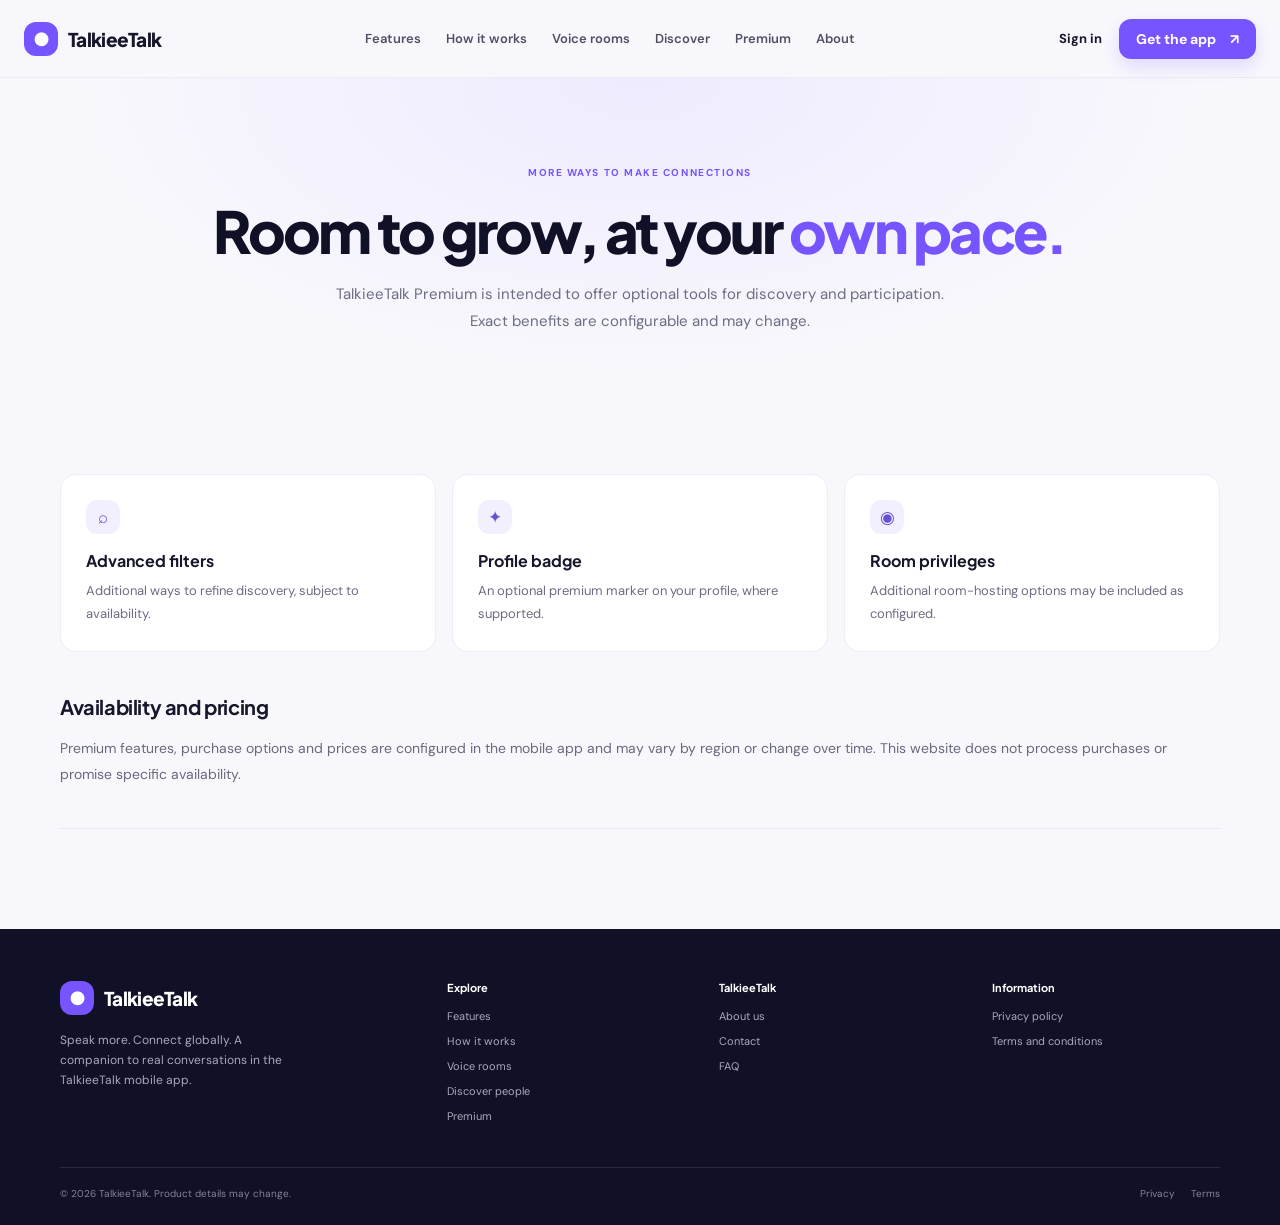
<file: premium.html>
<!doctype html><html lang="en"><head><meta charset="utf-8"><meta name="viewport" content="width=device-width, initial-scale=1"><meta name="description" content="Learn about configurable TalkieeTalk Premium benefits. Availability is set in the mobile app."><meta property="og:title" content="Premium — TalkieeTalk"><meta property="og:description" content="Learn about configurable TalkieeTalk Premium benefits. Availability is set in the mobile app."><meta property="og:type" content="website"><meta property="og:site_name" content="TalkieeTalk"><meta property="og:locale" content="en_US"><meta name="twitter:card" content="summary"><title>Premium — TalkieeTalk</title><link rel="icon" href="assets/favicon.svg" type="image/svg+xml"><link rel="preconnect" href="https://fonts.googleapis.com"><link rel="preconnect" href="https://fonts.gstatic.com" crossorigin><link href="https://fonts.googleapis.com/css2?family=DM+Sans:wght@400;500;600;700&family=Plus+Jakarta+Sans:wght@400;500;600;700;800&display=swap" rel="stylesheet"><link rel="stylesheet" href="css/styles.css"><link rel="canonical" href="https://talkieetalk.in/premium.html"><meta property="og:url" content="https://talkieetalk.in/premium.html"><meta property="og:image" content="https://talkieetalk.in/assets/talkieetalk-social.svg"><meta property="og:image:alt" content="TalkieeTalk — Speak More. Connect Globally."></head><body data-page="premium" data-title="Premium"><div id="site-header"></div><main><section class="page-hero" id="page-hero"></section><section class="page-body wrap" id="page-body"></section></main><div id="site-footer"></div><script src="js/site.js"></script><script src="js/page-content.js"></script></body></html>
</file>
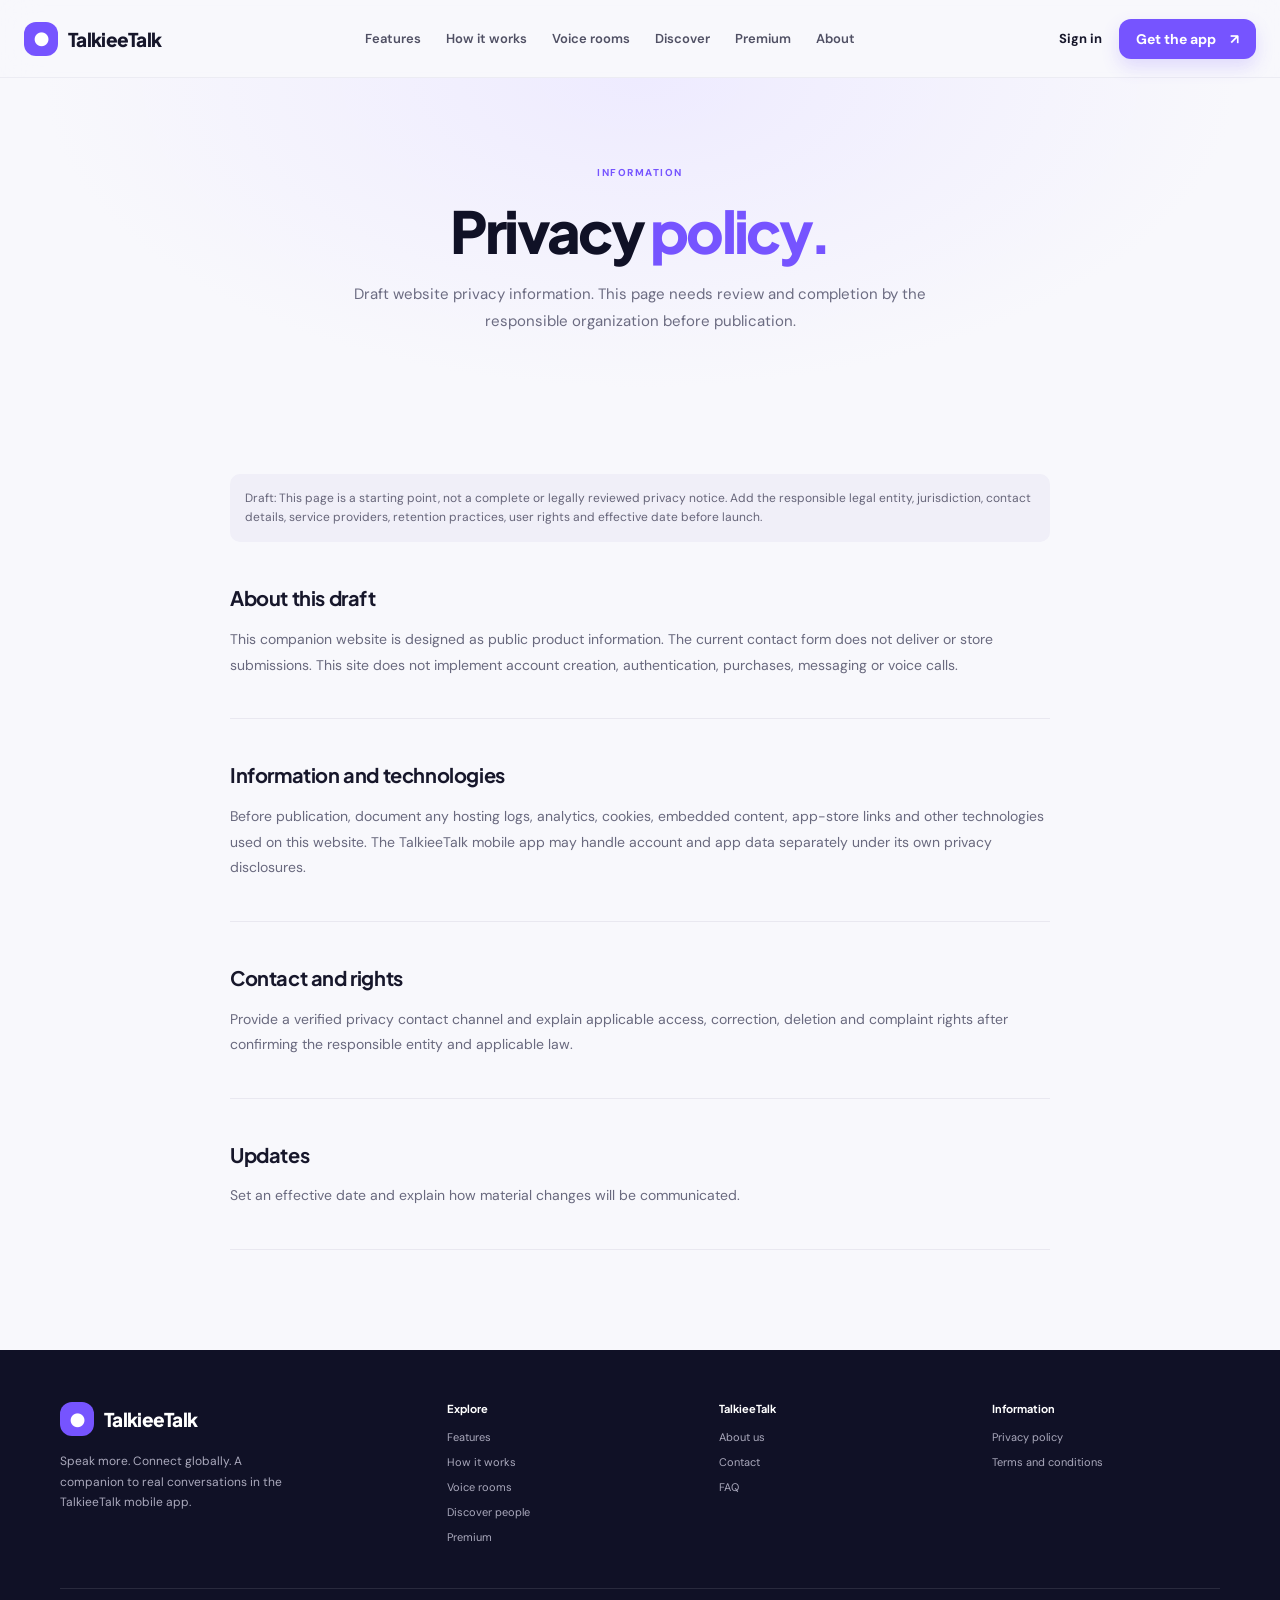
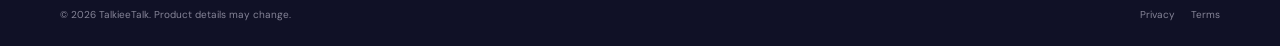
<file: privacy.html>
<!doctype html><html lang="en"><head><meta charset="utf-8"><meta name="viewport" content="width=device-width, initial-scale=1"><meta name="description" content="Draft privacy information for the TalkieeTalk companion website and mobile app."><meta property="og:title" content="Privacy Policy — TalkieeTalk"><meta property="og:description" content="Draft privacy information for the TalkieeTalk companion website and mobile app."><meta property="og:type" content="website"><meta property="og:site_name" content="TalkieeTalk"><meta property="og:locale" content="en_US"><meta name="twitter:card" content="summary"><title>Privacy Policy — TalkieeTalk</title><link rel="icon" href="assets/favicon.svg"><link rel="preconnect" href="https://fonts.googleapis.com"><link rel="preconnect" href="https://fonts.gstatic.com" crossorigin><link href="https://fonts.googleapis.com/css2?family=DM+Sans:wght@400;500;600;700&family=Plus+Jakarta+Sans:wght@400;500;600;700;800&display=swap" rel="stylesheet"><link rel="stylesheet" href="css/styles.css"><link rel="canonical" href="https://talkieetalk.in/privacy.html"><meta property="og:url" content="https://talkieetalk.in/privacy.html"><meta property="og:image" content="https://talkieetalk.in/assets/talkieetalk-social.svg"><meta property="og:image:alt" content="TalkieeTalk — Speak More. Connect Globally."></head><body><div id="site-header"></div><main><section class="page-hero"><span class="eyebrow">INFORMATION</span><h1>Privacy <span>policy.</span></h1><p>Draft website privacy information. This page needs review and completion by the responsible organization before publication.</p></section><section class="page-body wrap content-narrow"><div class="empty-hint">Draft: This page is a starting point, not a complete or legally reviewed privacy notice. Add the responsible legal entity, jurisdiction, contact details, service providers, retention practices, user rights and effective date before launch.</div><article class="content-block"><h2>About this draft</h2><p>This companion website is designed as public product information. The current contact form does not deliver or store submissions. This site does not implement account creation, authentication, purchases, messaging or voice calls.</p></article><article class="content-block"><h2>Information and technologies</h2><p>Before publication, document any hosting logs, analytics, cookies, embedded content, app-store links and other technologies used on this website. The TalkieeTalk mobile app may handle account and app data separately under its own privacy disclosures.</p></article><article class="content-block"><h2>Contact and rights</h2><p>Provide a verified privacy contact channel and explain applicable access, correction, deletion and complaint rights after confirming the responsible entity and applicable law.</p></article><article class="content-block"><h2>Updates</h2><p>Set an effective date and explain how material changes will be communicated.</p></article></section></main><div id="site-footer"></div><script src="js/site.js"></script></body></html>
</file>
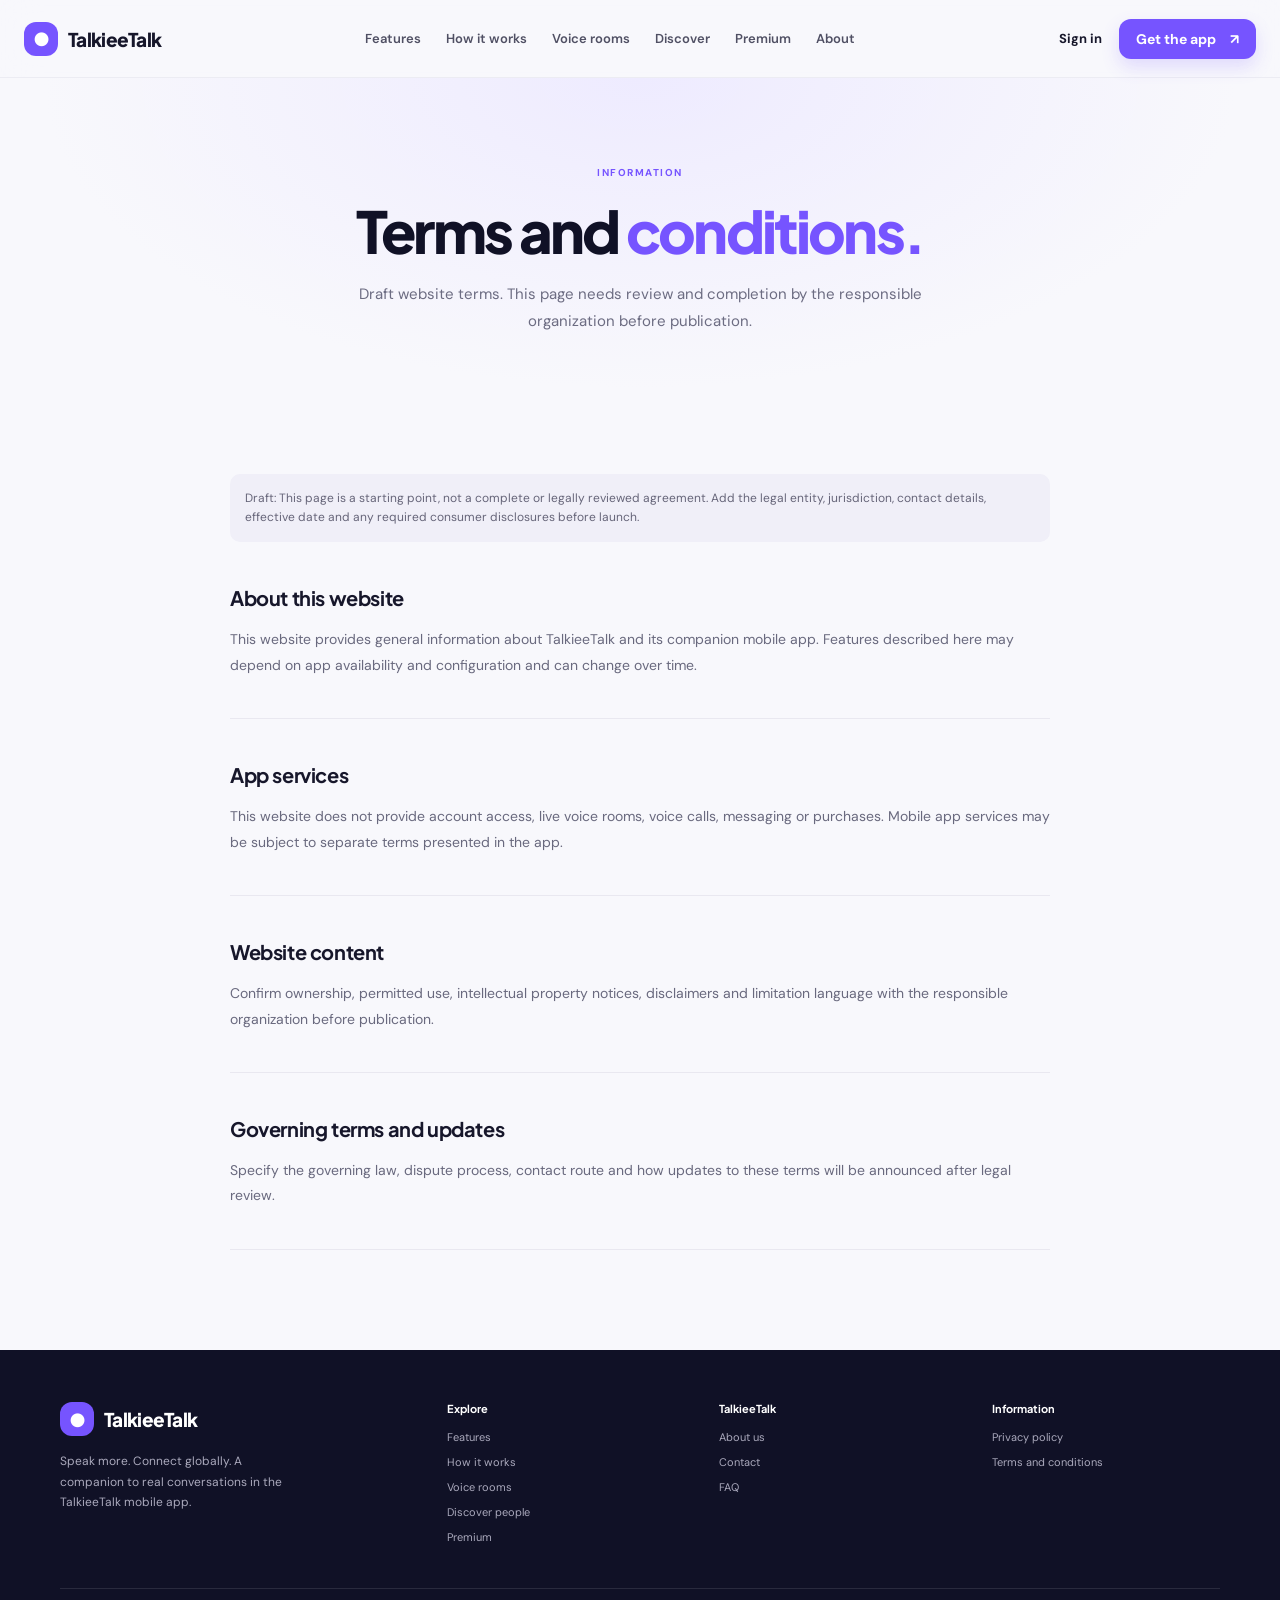
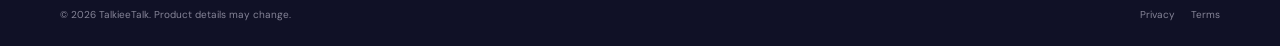
<file: terms.html>
<!doctype html><html lang="en"><head><meta charset="utf-8"><meta name="viewport" content="width=device-width, initial-scale=1"><meta name="description" content="Draft terms information for the TalkieeTalk companion website."><meta property="og:title" content="Terms and Conditions — TalkieeTalk"><meta property="og:description" content="Draft terms information for the TalkieeTalk companion website."><meta property="og:type" content="website"><meta property="og:site_name" content="TalkieeTalk"><meta property="og:locale" content="en_US"><meta name="twitter:card" content="summary"><title>Terms and Conditions — TalkieeTalk</title><link rel="icon" href="assets/favicon.svg"><link rel="preconnect" href="https://fonts.googleapis.com"><link rel="preconnect" href="https://fonts.gstatic.com" crossorigin><link href="https://fonts.googleapis.com/css2?family=DM+Sans:wght@400;500;600;700&family=Plus+Jakarta+Sans:wght@400;500;600;700;800&display=swap" rel="stylesheet"><link rel="stylesheet" href="css/styles.css"><link rel="canonical" href="https://talkieetalk.in/terms.html"><meta property="og:url" content="https://talkieetalk.in/terms.html"><meta property="og:image" content="https://talkieetalk.in/assets/talkieetalk-social.svg"><meta property="og:image:alt" content="TalkieeTalk — Speak More. Connect Globally."></head><body><div id="site-header"></div><main><section class="page-hero"><span class="eyebrow">INFORMATION</span><h1>Terms and <span>conditions.</span></h1><p>Draft website terms. This page needs review and completion by the responsible organization before publication.</p></section><section class="page-body wrap content-narrow"><div class="empty-hint">Draft: This page is a starting point, not a complete or legally reviewed agreement. Add the legal entity, jurisdiction, contact details, effective date and any required consumer disclosures before launch.</div><article class="content-block"><h2>About this website</h2><p>This website provides general information about TalkieeTalk and its companion mobile app. Features described here may depend on app availability and configuration and can change over time.</p></article><article class="content-block"><h2>App services</h2><p>This website does not provide account access, live voice rooms, voice calls, messaging or purchases. Mobile app services may be subject to separate terms presented in the app.</p></article><article class="content-block"><h2>Website content</h2><p>Confirm ownership, permitted use, intellectual property notices, disclaimers and limitation language with the responsible organization before publication.</p></article><article class="content-block"><h2>Governing terms and updates</h2><p>Specify the governing law, dispute process, contact route and how updates to these terms will be announced after legal review.</p></article></section></main><div id="site-footer"></div><script src="js/site.js"></script></body></html>
</file>
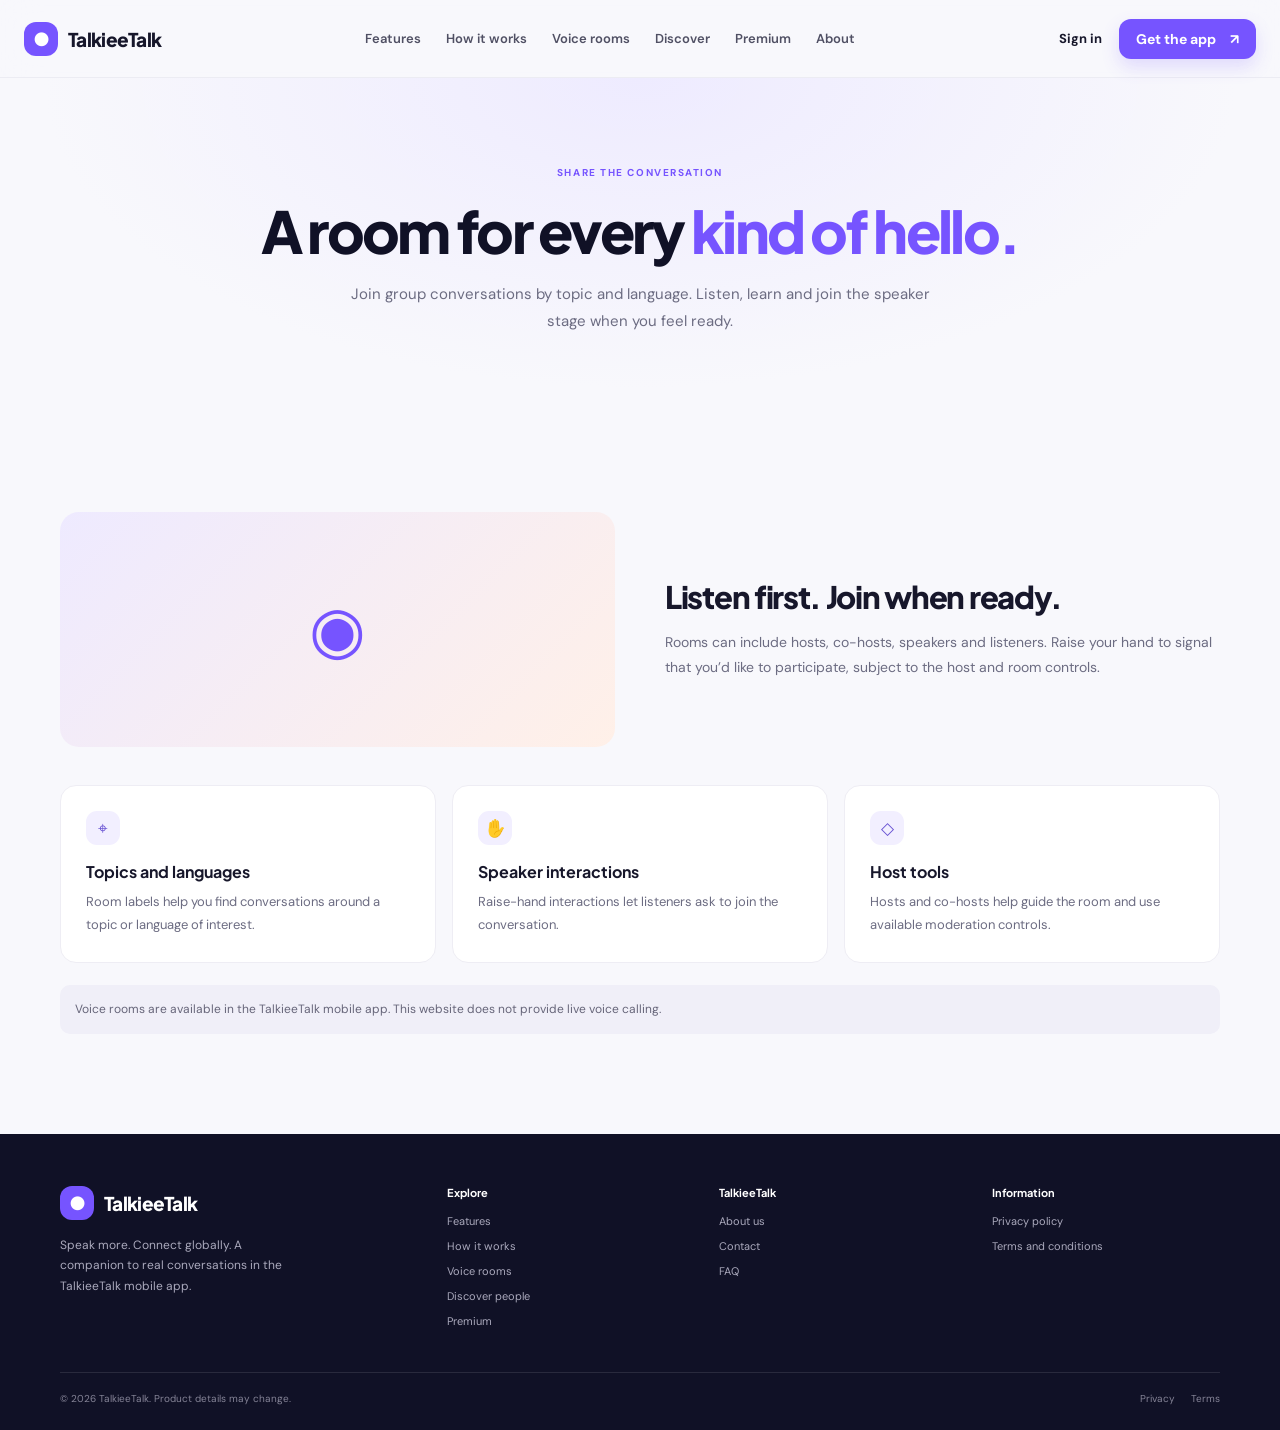
<file: voice-rooms.html>
<!doctype html><html lang="en"><head><meta charset="utf-8"><meta name="viewport" content="width=device-width, initial-scale=1"><meta name="description" content="Explore group voice conversations in the TalkieeTalk mobile app."><meta property="og:title" content="Voice Rooms — TalkieeTalk"><meta property="og:description" content="Explore group voice conversations in the TalkieeTalk mobile app."><meta property="og:type" content="website"><meta property="og:site_name" content="TalkieeTalk"><meta property="og:locale" content="en_US"><meta name="twitter:card" content="summary"><title>Voice Rooms — TalkieeTalk</title><link rel="icon" href="assets/favicon.svg" type="image/svg+xml"><link rel="preconnect" href="https://fonts.googleapis.com"><link rel="preconnect" href="https://fonts.gstatic.com" crossorigin><link href="https://fonts.googleapis.com/css2?family=DM+Sans:wght@400;500;600;700&family=Plus+Jakarta+Sans:wght@400;500;600;700;800&display=swap" rel="stylesheet"><link rel="stylesheet" href="css/styles.css"><link rel="canonical" href="https://talkieetalk.in/voice-rooms.html"><meta property="og:url" content="https://talkieetalk.in/voice-rooms.html"><meta property="og:image" content="https://talkieetalk.in/assets/talkieetalk-social.svg"><meta property="og:image:alt" content="TalkieeTalk — Speak More. Connect Globally."></head><body data-page="voice-rooms" data-title="Voice Rooms"><div id="site-header"></div><main><section class="page-hero" id="page-hero"></section><section class="page-body wrap" id="page-body"></section></main><div id="site-footer"></div><script src="js/site.js"></script><script src="js/page-content.js"></script></body></html>
</file>
<file: css/styles.css>
:root{--navy:#101126;--purple:#7654ff;--violet:#a78bfa;--blue:#4f9cf9;--bg:#f8f8fc;--text:#17172b;--muted:#6c6c82;--line:#e9e8f0;--white:#fff;--font:'Plus Jakarta Sans',sans-serif;--body:'DM Sans',sans-serif}*{box-sizing:border-box}html{scroll-behavior:smooth}body{margin:0;background:var(--bg);color:var(--text);font-family:var(--body);font-size:16px;-webkit-font-smoothing:antialiased}a{color:inherit;text-decoration:none}button{font:inherit}.wrap{width:min(1160px,calc(100% - 48px));margin-inline:auto}.site-header{height:78px;display:flex;align-items:center;position:sticky;z-index:30;top:0;background:rgba(248,248,252,.88);backdrop-filter:blur(18px);border-bottom:1px solid rgba(233,232,240,.75)}.nav-wrap{width:min(1240px,calc(100% - 48px));margin:auto;display:flex;align-items:center;justify-content:space-between;gap:26px}.brand{display:flex;align-items:center;gap:10px;font:800 19px var(--font);letter-spacing:-.7px;white-space:nowrap}.brand-mark{width:34px;height:34px;border-radius:12px;background:var(--purple);display:grid;place-items:center;color:white;font-size:18px}.nav-links{display:flex;align-items:center;gap:25px;font-size:13px;font-weight:600;color:#505064}.nav-links a:hover,.footer-links a:hover{color:var(--purple)}.nav-actions{display:flex;align-items:center;gap:17px;font-size:13px;font-weight:700}.nav-actions .button{padding:11px 17px}.button{border:0;border-radius:12px;padding:14px 20px;display:inline-flex;align-items:center;justify-content:center;gap:14px;font:700 14px var(--body);transition:transform .18s,box-shadow .18s;cursor:pointer}.button:hover{transform:translateY(-2px);box-shadow:0 8px 20px #3b286322}.button.primary{background:var(--purple);color:white;box-shadow:0 8px 18px #7654ff30}.button.secondary{background:white;border:1px solid var(--line);color:var(--text)}.menu-toggle{display:none;border:0;background:none;font-size:24px;color:var(--navy);cursor:pointer}.hero{padding:80px 0 78px;display:grid;grid-template-columns:1fr 1fr;align-items:center;gap:46px;min-height:610px}.eyebrow{font:700 10px var(--body);letter-spacing:1.55px;color:var(--purple);display:inline-flex;align-items:center;gap:9px}.eyebrow i{width:7px;height:7px;background:var(--purple);border-radius:50%}.hero h1,.section h2,.room-copy h2,.global-copy h2,.premium-copy h2,.final-cta h2,.center-heading h2{font:800 clamp(42px,5.1vw,66px)/1.13 var(--font);letter-spacing:-3.4px;margin:22px 0 18px;color:var(--navy)}.hero h1 span,.section h2 span,.room-copy h2 span,.global-copy h2 span,.final-cta h2 span{color:var(--purple)}.lead{font:400 17px/1.75 var(--body);max-width:495px;color:var(--muted);margin:0}.hero-actions{display:flex;gap:12px;margin-top:29px}.social-proof{display:flex;align-items:center;gap:12px;margin-top:37px;color:#77778b;font-size:12px}.avatar-stack{display:flex;padding-left:5px}.avatar-stack span{margin-left:-5px;border:2px solid var(--bg);width:28px;height:28px;border-radius:50%;display:grid;place-items:center;font-size:10px;color:white;background:#aaa}.avatar-stack span:nth-child(1){background:#d59580}.avatar-stack span:nth-child(2){background:#737ca7}.avatar-stack span:nth-child(3){background:#69a497}.avatar-stack span:nth-child(4){background:var(--purple)}.hero-art{min-height:475px;position:relative;display:grid;place-items:center}.orb{position:absolute;border-radius:50%;filter:blur(1px)}.orb-one{width:380px;height:380px;background:linear-gradient(140deg,#e9e3ff,#eef0ff 60%,#f9e6f0);opacity:.83}.orb-two{width:285px;height:285px;border:1px solid #d5ccff;opacity:.6}.phone{position:relative;width:262px;height:420px;background:white;border:8px solid #242438;border-radius:38px;z-index:2;box-shadow:0 28px 65px #2c235333;padding:20px 16px;transform:rotate(-3deg)}.phone-camera{position:absolute;top:7px;left:50%;transform:translateX(-50%);width:62px;height:14px;border-radius:10px;background:#242438}.phone-head{display:flex;justify-content:space-between;margin-top:17px;font:700 12px var(--font)}.phone-head span{letter-spacing:2px}.room-label{margin-top:27px;color:#7e61ff;font:700 8px var(--body);letter-spacing:1.2px}.phone h3{font:800 19px/1.2 var(--font);letter-spacing:-.5px;margin:8px 0 5px}.phone>p{font-size:10px;color:var(--muted);margin:0}.room-people{display:flex;justify-content:space-between;margin:23px 0 16px;text-align:center}.face{width:46px;height:46px;border-radius:50%;display:grid;place-items:center;font-weight:700;color:#fff;font-size:16px;position:relative}.face-one{background:linear-gradient(135deg,#dba58d,#a56875)}.face-two{background:linear-gradient(135deg,#93c9b1,#4a9d7d)}.face-three{background:linear-gradient(135deg,#c9a2d7,#8462ae)}.face-four{background:linear-gradient(135deg,#efbb7f,#ca705a)}.face-five{background:linear-gradient(135deg,#7eb8dd,#5476ba)}.person{position:relative;display:flex;align-items:center;flex-direction:column;gap:5px}.person small{font-size:9px}.person i{position:absolute;top:31px;background:var(--purple);color:white;font-size:6px;border-radius:4px;padding:3px;font-style:normal}.waveform{height:72px;border-radius:14px;background:#f4f1ff;display:flex;align-items:center;justify-content:center;gap:4px}.waveform i{width:3px;border-radius:3px;background:#967dff;height:17px}.waveform i:nth-child(3n){height:32px}.waveform i:nth-child(4n){height:24px}.waveform i:nth-child(5n){height:42px;background:#b8a9ff}.call-controls{display:flex;justify-content:space-around;margin-top:16px;color:#77768d;font-size:14px;align-items:center}.call-controls span{width:28px;height:28px;display:grid;place-items:center;background:#f4f3f8;border-radius:50%}.call-controls .mic{width:40px;height:40px;background:var(--purple);color:white}.float-card{position:absolute;z-index:4;background:white;border:1px solid #efedf5;border-radius:15px;box-shadow:0 16px 38px #2720441b;padding:15px}.profile-card{top:64px;left:-13px;width:225px;transform:rotate(-3deg)}.profile-top{display:flex;align-items:center;gap:9px}.profile-top .face{width:37px;height:37px;font-size:13px}.profile-top b,.match-card b{font:700 11px var(--font);display:block}.profile-top small,.match-card small{font-size:9px;color:#808092;display:block;margin-top:4px}.online{width:8px;height:8px;border-radius:50%;background:#4dcc8a;margin-left:auto;align-self:flex-start}.tag-row{display:flex;gap:5px;margin:12px 0}.tag-row span{background:#f4f1ff;color:#6750d6;padding:5px 7px;border-radius:7px;font-size:8px}.profile-foot{font-size:8px;color:#79788a;border-top:1px solid #f0eff4;padding-top:10px}.profile-foot span{float:right;color:#ed78a2;font-size:13px}.match-card{right:-1px;bottom:63px;display:flex;align-items:center;gap:10px;transform:rotate(2deg)}.match-icon{width:30px;height:30px;border-radius:9px;background:#fff5e8;color:#e3a13c;display:grid;place-items:center}.art-spark{position:absolute;color:#9b83ff;font-size:26px}.spark-one{right:26px;top:55px}.spark-two{left:25px;bottom:52px;color:#efaa8d}.logo-strip{background:white;border-block:1px solid #f0eff5}.strip-inner{min-height:82px;display:flex;align-items:center;justify-content:space-between;gap:30px}.strip-inner>span{font-size:9px;letter-spacing:1.2px;font-weight:700;color:#9594a5}.language-list{font-size:13px;color:#77768b;display:flex;gap:12px;align-items:center}.language-list b{color:#414056}.language-list i{font-style:normal;color:#cbc9d4}.section{padding-top:105px;padding-bottom:100px}.section-heading{display:flex;align-items:flex-end;justify-content:space-between;gap:55px;margin-bottom:42px}.section h2,.room-copy h2,.global-copy h2,.final-cta h2{font-size:43px;letter-spacing:-2px;line-height:1.2;margin:15px 0 0}.section-heading>p{max-width:350px;color:var(--muted);font-size:14px;line-height:1.8;margin:0 0 3px}.feature-grid{display:grid;grid-template-columns:repeat(4,1fr);gap:14px}.feature-card{min-height:200px;padding:22px 20px;position:relative;border-radius:16px;border:1px solid #ffffff;transition:transform .2s,box-shadow .2s}.feature-card:hover{transform:translateY(-4px);box-shadow:0 12px 30px #25204310}.feature-card h3{font:700 14px var(--font);margin:17px 0 8px;letter-spacing:-.2px}.feature-card p{font-size:12px;line-height:1.65;color:#69697e;margin:0;max-width:215px}.feature-icon{width:34px;height:34px;border-radius:11px;background:#ffffffb8;display:grid;place-items:center;font-size:17px;color:#6751d2}.card-arrow{position:absolute;right:18px;top:21px;color:#827e95;font-size:13px}.lavender{background:#efebff}.peach{background:#fff0e8}.blue{background:#e9f2ff}.mint{background:#e7f7f1}.pink{background:#fcecf3}.butter{background:#fff5df}.gray{background:#efeff4}.soft-purple{background:#f0eeff}.steps-section{background:#f0eff8;padding:91px 0 83px}.center-heading{text-align:center}.center-heading h2{font-size:43px;margin:13px 0}.center-heading h2 span{color:var(--purple)}.center-heading p{color:var(--muted);font-size:14px;margin:0}.steps-grid{display:grid;grid-template-columns:repeat(3,1fr);gap:26px;margin-top:46px}.step{background:#fff;border-radius:16px;padding:20px 20px 24px;position:relative;min-height:265px}.step-number{font:700 11px var(--body);color:#aaa9b8}.step-visual{height:120px;border-radius:12px;margin:14px 0 17px;display:flex;align-items:center;justify-content:center;position:relative;overflow:hidden}.step-profile{background:#fff0e8;font-size:48px}.step-bubble{position:absolute;background:white;border-radius:10px 10px 10px 2px;padding:8px 12px;font:600 10px var(--body);color:#666;right:18px;bottom:19px;box-shadow:0 5px 14px #40302012}.step-discover{background:#edeaff;gap:9px}.mini-face{width:51px;height:51px;border-radius:50%;display:grid;place-items:center;color:#fff;background:linear-gradient(130deg,#dba58d,#895878);font:700 16px var(--font);box-shadow:0 5px 11px #55408021}.mini-face:nth-child(2){background:linear-gradient(130deg,#9acbbb,#538c94);transform:translateY(-10px)}.mini-face:nth-child(3){background:linear-gradient(130deg,#dcc2a0,#9b7569);transform:translateY(7px)}.mini-face:nth-child(4){background:white;color:var(--purple)}.step-speak{background:#e8f1ff;gap:4px}.speak-wave{width:8px;border-radius:9px;background:#8066f5;height:35px}.speak-wave:nth-child(2){height:58px}.speak-wave:nth-child(3){height:43px;background:#a2b7ff}.speak-wave:nth-child(4){height:25px}.step h3{font:700 15px var(--font);margin:0 0 7px}.step p{font-size:12px;line-height:1.6;color:var(--muted);margin:0;max-width:280px}.center-link{text-align:center;margin-top:29px}.text-link{font-size:13px;font-weight:700;color:var(--purple);display:inline-flex;gap:10px;align-items:center}.room-section{padding-top:110px;padding-bottom:110px;display:grid;grid-template-columns:.9fr 1.1fr;gap:95px;align-items:center}.room-copy>p,.global-copy>p,.premium-copy>p,.final-cta p{color:var(--muted);font-size:14px;line-height:1.8;max-width:430px;margin:20px 0}.check-list{padding:0;list-style:none;margin:22px 0 29px;display:grid;gap:13px;color:#55556a;font-size:12px}.check-list li:before{content:'✓';color:var(--purple);font-weight:700;margin-right:10px}.room-preview{background:white;border:1px solid #efedf5;border-radius:22px;padding:24px;box-shadow:0 22px 55px #25204310;transform:rotate(1deg)}.room-preview-head{display:flex;justify-content:space-between;color:#666579;font-size:10px;font-weight:700}.live-dot{width:7px;height:7px;background:#ed696c;display:inline-block;border-radius:50%;margin-right:5px}.room-count{font-weight:400;color:#9291a1;margin-left:7px}.room-title{margin-top:30px}.room-title small{font-size:8px;letter-spacing:1.1px;color:#89879d;font-weight:700}.room-title h3{font:800 21px var(--font);letter-spacing:-.5px;margin:9px 0}.room-title p{font-size:10px;color:#79788a;margin:0}.stage{display:flex;justify-content:center;gap:35px;margin:34px 0 27px;text-align:center}.stage-person,.host-person{display:grid;justify-items:center;gap:5px;font-size:10px}.stage-person small,.host-person small{font-size:8px;color:#858496}.stage-face{width:54px;height:54px;border-radius:50%;display:grid;place-items:center;color:white;font:700 17px var(--font);position:relative}.f1{background:linear-gradient(135deg,#d4a187,#ae6472)}.f2{background:linear-gradient(135deg,#9fd3bb,#4f9c82)}.f3{background:linear-gradient(135deg,#d5b0df,#836eb4)}.speaking-ring{position:absolute;inset:-5px;border:2px solid #8266ff;border-radius:50%}.listener-row{border-top:1px solid #f0eff5;padding:13px 0;display:flex;align-items:center;gap:9px;font-size:9px;color:#77768c}.listener-faces{display:flex;padding-left:4px}.listener-faces i{width:21px;height:21px;margin-left:-4px;border-radius:50%;border:2px solid white;background:#d59580;color:white;display:grid;place-items:center;font-size:7px;font-style:normal}.listener-faces i:nth-child(2){background:#7d9bc9}.listener-faces i:nth-child(3){background:#72af8f}.listener-faces i:nth-child(4){background:#9876b9}.raise-hand{margin-left:auto;border:1px solid #e9e5ff;background:#f5f2ff;color:#7654ff;padding:7px 9px;border-radius:8px;font-size:9px;font-weight:700}.room-bottom{border-top:1px solid #f0eff5;padding-top:13px;display:flex;justify-content:space-between;color:#77768c;font-size:9px}.leave-room{color:#d86972}.global-section{background:#f0eff8;padding:89px 0}.global-inner{display:grid;grid-template-columns:.75fr 1.25fr;align-items:center;gap:50px}.globe-art{height:360px;position:relative;display:grid;place-items:center}.globe{width:280px;height:280px;border-radius:50%;position:relative;overflow:hidden;background:radial-gradient(circle at 33% 30%,#c6b6ff,#8566f7 60%,#5940cc);box-shadow:inset -25px -15px 45px #30218d30,0 25px 50px #7654ff30}.globe-grid{position:absolute;inset:0;opacity:.42;background:repeating-linear-gradient(90deg,transparent 0 39px,#fff8 40px 41px,transparent 42px 80px),repeating-linear-gradient(0deg,transparent 0 39px,#fff6 40px 41px,transparent 42px 80px);border-radius:50%;transform:scaleX(.75)}.globe:after{content:'';position:absolute;inset:20px 0;border:1px solid #fff8;border-radius:50%;transform:scaleX(.38)}.pin{position:absolute;color:white;z-index:2;font-size:17px;text-shadow:0 2px 8px #42309a}.pin-a{top:61px;left:77px}.pin-b{top:132px;right:60px}.pin-c{bottom:60px;left:114px}.globe-route{position:absolute;left:63px;top:90px;width:140px;height:100px;border-top:2px dashed #fff9;border-radius:50%;transform:rotate(26deg)}.orbit{position:absolute;border:1px solid #b9abf5;border-radius:50%;width:370px;height:150px;transform:rotate(-22deg)}.orbit-b{transform:rotate(60deg);width:330px;height:120px}.globe-tag{position:absolute;background:white;padding:11px 14px;border-radius:11px;box-shadow:0 9px 24px #30234c17;font-size:10px;font-weight:700}.globe-tag span{margin-right:6px}.tag-a{left:5px;top:70px}.tag-b{right:0;bottom:66px}.premium-section{padding-top:96px;padding-bottom:96px}.premium-panel{background:var(--navy);border-radius:25px;padding:56px 64px;color:white;display:grid;grid-template-columns:1fr .9fr;gap:60px;position:relative;overflow:hidden}.premium-panel:after{content:'';position:absolute;width:440px;height:440px;border-radius:50%;border:1px solid #ffffff0d;right:26%;top:-260px;box-shadow:0 0 0 35px #ffffff08,0 0 0 72px #ffffff06}.premium-copy,.premium-benefits{position:relative;z-index:1}.premium-copy .eyebrow{color:#b7a8ff}.premium-copy h2{font-size:40px;line-height:1.2;letter-spacing:-2px;margin:15px 0}.premium-copy h2 span{color:#ad9bff}.premium-copy>p{color:#b4b3c3;max-width:355px;font-size:13px;margin:14px 0 23px}.light-button{background:white;color:var(--navy);padding:12px 16px;font-size:12px}.premium-benefits{align-self:center;display:grid;gap:22px}.premium-benefits>div{display:flex;gap:13px;align-items:center}.premium-benefits>div>span{width:35px;height:35px;border-radius:10px;background:#ffffff12;color:#bbadff;display:grid;place-items:center}.premium-benefits b{display:block;font:700 12px var(--font)}.premium-benefits small{color:#aaa9bb;font-size:10px;display:block;margin-top:4px}.premium-benefits .config-note{font-size:9px;color:#838294;margin-top:2px}.final-cta{padding:45px 0 100px;display:flex;align-items:center;justify-content:space-between}.final-cta h2{font-size:42px}.final-cta p{font-size:13px;margin:14px 0 22px}.cta-decoration{width:310px;height:230px;border-radius:25px;background:linear-gradient(135deg,#f0ecff,#fff0e8);position:relative;overflow:hidden}.cta-decoration span,.cta-decoration b,.cta-decoration em,.cta-decoration strong{position:absolute;display:block;padding:8px 12px;background:white;border-radius:10px;box-shadow:0 6px 14px #4b3b6b15;font:700 13px var(--font);font-style:normal}.cta-decoration span{top:42px;left:42px;color:var(--purple);transform:rotate(-8deg)}.cta-decoration b{top:105px;left:140px;font-size:15px;transform:rotate(5deg)}.cta-decoration em{top:151px;left:53px;color:#e2826f;transform:rotate(4deg)}.cta-decoration strong{top:67px;right:25px;color:#6a9c8b;transform:rotate(-5deg)}.cta-decoration i{position:absolute;right:57px;bottom:29px;color:#a38dfc;font-size:28px}.site-footer{background:#101126;color:white;padding:52px 0 25px}.footer-inner{width:min(1160px,calc(100% - 48px));margin:auto;display:grid;grid-template-columns:1.5fr 1fr 1fr 1fr;gap:45px;padding-bottom:44px}.footer-brand .brand{color:white}.footer-brand p{font-size:12px;line-height:1.7;color:#aaa9bc;max-width:240px;margin-top:15px}.footer-col b{font:700 11px var(--font);display:block;margin-bottom:15px}.footer-links{display:grid;gap:11px;color:#aaa9bc;font-size:11px}.footer-bottom{width:min(1160px,calc(100% - 48px));border-top:1px solid #ffffff1b;margin:auto;padding-top:19px;display:flex;justify-content:space-between;color:#858497;font-size:10px}.footer-bottom a{margin-left:16px}.mobile-drawer{display:none}
@media (prefers-reduced-motion: reduce){html{scroll-behavior:auto}}
/* Inner pages */
.page-hero{padding:82px 0 75px;text-align:center;background:radial-gradient(ellipse at 50% 0,#eeebff,transparent 66%)}.page-hero h1{font:800 clamp(40px,5vw,58px)/1.14 var(--font);letter-spacing:-2.7px;color:var(--navy);margin:17px 0}.page-hero h1 span{color:var(--purple)}.page-hero p{max-width:620px;margin:0 auto;color:var(--muted);line-height:1.8;font-size:15px}.page-body{padding:64px 0 100px}.content-narrow{max-width:820px;margin:auto}.content-grid{display:grid;grid-template-columns:repeat(3,1fr);gap:16px}.info-card{background:white;padding:25px;border:1px solid #eeedf4;border-radius:16px}.info-card .feature-icon{background:#f2efff}.info-card h2,.info-card h3{font:700 16px var(--font);margin:16px 0 9px}.info-card p{font-size:13px;line-height:1.75;color:var(--muted);margin:0}.content-block{padding:26px 0;border-bottom:1px solid var(--line)}.content-block h2{font:700 20px var(--font);letter-spacing:-.4px}.content-block p,.content-block li{font-size:14px;line-height:1.85;color:#69697e}.content-block ul{padding-left:20px}.feature-detail{display:grid;grid-template-columns:1fr 1fr;gap:50px;align-items:center;padding:38px 0}.feature-detail:nth-child(even) .detail-art{order:2}.feature-detail h2{font:800 31px/1.2 var(--font);letter-spacing:-1.3px;margin:13px 0}.feature-detail p{font-size:14px;color:var(--muted);line-height:1.8}.detail-art{height:235px;border-radius:19px;background:linear-gradient(135deg,#eeeaff,#fff0e8);display:grid;place-items:center;color:var(--purple);font-size:65px}.faq-list{display:grid;gap:10px}.faq-item{background:white;border:1px solid var(--line);border-radius:12px;overflow:hidden}.faq-question{width:100%;display:flex;justify-content:space-between;text-align:left;background:white;border:0;padding:18px 20px;font:700 14px var(--font);color:var(--text);cursor:pointer}.faq-answer{display:none;padding:0 20px 19px;font-size:13px;line-height:1.7;color:var(--muted)}.faq-item.open .faq-answer{display:block}.faq-item.open .faq-question span{transform:rotate(45deg)}.contact-layout{display:grid;grid-template-columns:.8fr 1.2fr;gap:70px}.contact-form{padding:28px;background:white;border:1px solid var(--line);border-radius:18px}.field{display:grid;gap:7px;margin-bottom:16px}.field label{font-size:12px;font-weight:700}.field input,.field textarea,.field select{border:1px solid #e5e4ec;border-radius:9px;padding:12px;font:14px var(--body);outline:none;background:#fff}.field input:focus,.field textarea:focus{border-color:var(--purple);box-shadow:0 0 0 3px #7654ff1b}.field textarea{min-height:125px;resize:vertical}.form-status{font-size:12px;margin-top:13px;min-height:18px}.status-error{color:#ba3544}.status-success{color:#29835e}.empty-hint{padding:15px;background:#f0eff8;border-radius:10px;color:#666579;font-size:12px;line-height:1.6}
@media(max-width:1000px){.nav-links{gap:14px}.nav-links a{font-size:12px}.nav-actions{gap:11px}.nav-actions .button{padding:10px 13px}.hero{gap:18px}.profile-card{left:-2px}.feature-grid{grid-template-columns:repeat(4,1fr)}.room-section{gap:44px}.premium-panel{padding:48px}.global-inner{gap:15px}}
@media(max-width:760px){.wrap{width:calc(100% - 38px)}.site-header{height:68px}.nav-wrap{width:calc(100% - 34px)}.nav-links,.nav-actions{display:none}.menu-toggle{display:block}.mobile-drawer{position:absolute;top:67px;left:0;right:0;background:#fff;border-bottom:1px solid var(--line);padding:13px 22px 22px;box-shadow:0 14px 20px #19152d12}.mobile-drawer.open{display:grid}.mobile-drawer a{padding:12px 3px;border-bottom:1px solid #f0eff5;font-size:14px;font-weight:600}.mobile-drawer .button{margin-top:12px;border:0;justify-content:center}.hero{grid-template-columns:1fr;gap:0;padding:62px 0 36px;min-height:0}.hero h1{font-size:49px;letter-spacing:-2.7px;margin:18px 0 14px}.lead{font-size:15px;max-width:500px}.hero-art{min-height:430px;margin-top:14px}.phone{transform:none}.profile-card{left:0;top:56px}.match-card{right:0;bottom:44px}.orb-one{width:330px;height:330px}.orb-two{width:250px;height:250px}.strip-inner{flex-direction:column;justify-content:center;gap:9px;min-height:84px;text-align:center}.language-list{font-size:11px;gap:7px;flex-wrap:wrap;justify-content:center}.section{padding-top:72px;padding-bottom:70px}.section-heading{display:block;margin-bottom:28px}.section h2,.room-copy h2,.global-copy h2,.final-cta h2{font-size:36px;letter-spacing:-1.6px}.section-heading>p{margin-top:15px;font-size:13px}.feature-grid{grid-template-columns:repeat(2,1fr);gap:10px}.feature-card{min-height:183px;padding:17px 15px}.feature-card h3{font-size:13px;margin-top:14px}.feature-card p{font-size:11px}.steps-section{padding:68px 0}.center-heading h2{font-size:35px}.steps-grid{grid-template-columns:1fr;gap:13px;margin-top:32px}.step{min-height:0}.step-visual{height:100px}.step p{max-width:unset}.room-section{padding-top:72px;padding-bottom:72px;grid-template-columns:1fr;gap:38px}.room-preview{padding:18px;transform:none}.stage{gap:25px}.global-section{padding:67px 0}.global-inner{grid-template-columns:1fr}.globe-art{height:330px;order:2}.global-copy>p{font-size:13px}.globe{width:240px;height:240px}.orbit{width:320px}.premium-section{padding-top:65px;padding-bottom:60px}.premium-panel{grid-template-columns:1fr;padding:35px 25px;gap:30px;border-radius:20px}.premium-copy h2{font-size:35px}.premium-benefits{gap:17px}.final-cta{padding-top:45px;padding-bottom:70px;display:block}.final-cta h2{font-size:35px}.cta-decoration{margin:35px auto 0;width:min(100%,310px)}.footer-inner{width:calc(100% - 40px);grid-template-columns:1fr 1fr;gap:32px 20px}.footer-brand{grid-column:1/-1}.footer-bottom{width:calc(100% - 40px);gap:10px;flex-wrap:wrap}.page-hero{padding:62px 19px 55px}.page-hero h1{font-size:42px;letter-spacing:-2px}.page-hero p{font-size:14px}.page-body{padding:42px 0 70px}.content-grid{grid-template-columns:1fr}.feature-detail{grid-template-columns:1fr;gap:20px;padding:25px 0}.feature-detail:nth-child(even) .detail-art{order:0}.detail-art{height:185px}.feature-detail h2{font-size:27px}.contact-layout{grid-template-columns:1fr;gap:25px}.content-narrow{width:calc(100% - 38px)}}
@media(max-width:390px){.hero h1{font-size:42px}.hero-actions{gap:8px}.hero-actions .button{padding:12px 13px;font-size:12px}.hero-art{transform:scale(.94);margin-inline:-10px}.feature-card{padding:15px 12px}.language-list{font-size:10px}.stage{gap:17px}.room-bottom{font-size:8px}}
@media(prefers-reduced-motion:reduce){*,*::before,*::after{scroll-behavior:auto!important;animation-duration:.01ms!important;transition-duration:.01ms!important}}
.illustration-label,.room-disclaimer{position:absolute;bottom:5px;left:50%;transform:translateX(-50%);white-space:nowrap;color:#858496;font-size:8px;letter-spacing:.4px}.room-preview{position:relative}.room-disclaimer{bottom:7px}
</file>
